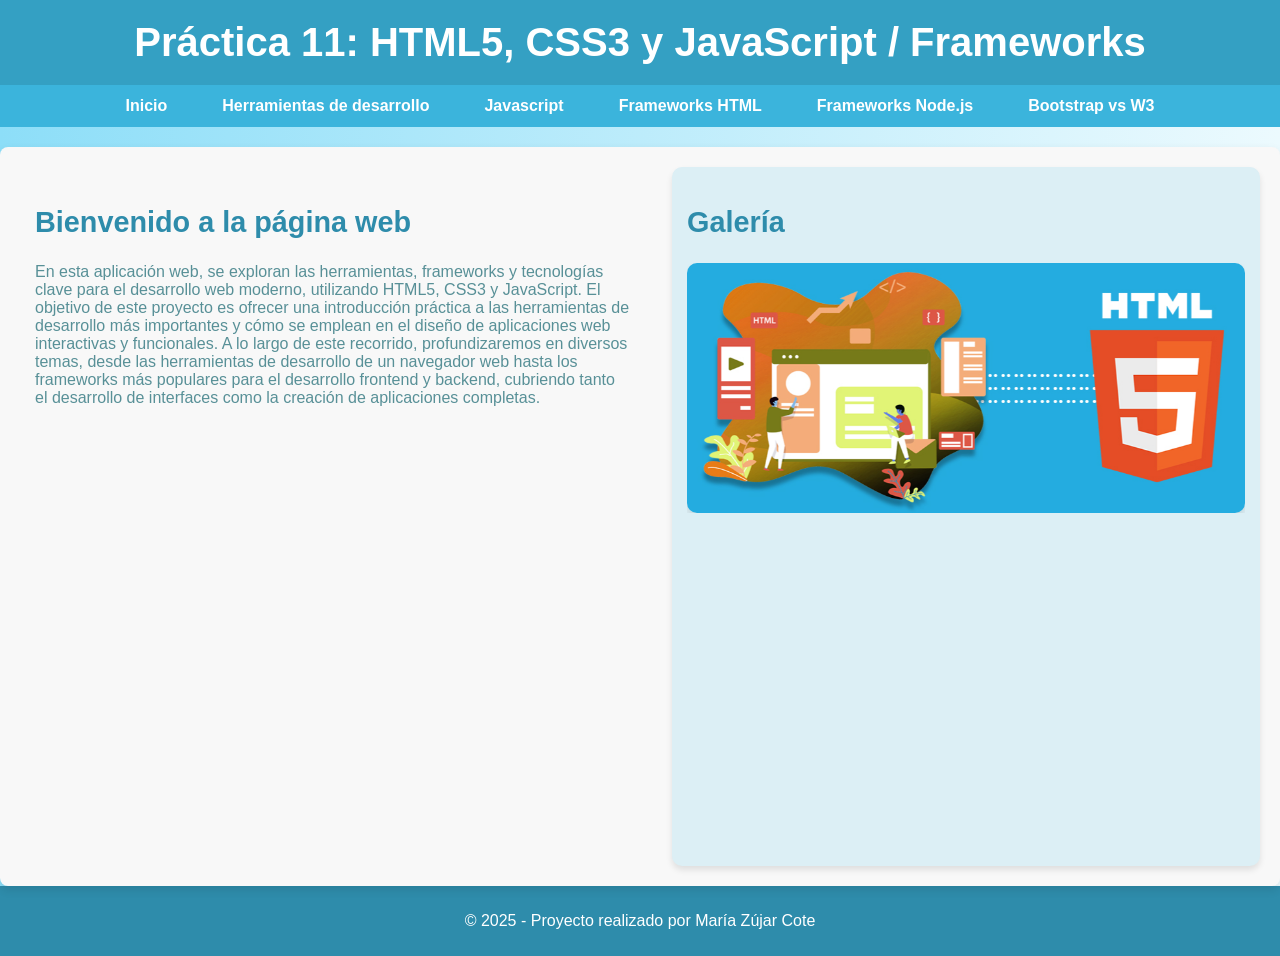
<file: practica11/index.html>
<!DOCTYPE html>
<html lang="es">
    <head>
        <meta charset="UTF-8">
        <meta name="viewport" content="width=device-width, initial-scale=1.0">
        <title>Práctica 11</title>
        <link rel="stylesheet" href="css/styles.css">
        <link rel="icon" href="images/icono.ico" type="image/png">
    </head>
    <body>
        <header>
            <h1>Práctica 11: HTML5, CSS3 y JavaScript / Frameworks</h1>
        </header>
        <nav>
            <ul>
                <li><a href="index.html">Inicio</a></li>
                <li><a href="#" onclick="cargarPagina('herramientas.html#desarrollo-navegador')">Herramientas de desarrollo</a></li>
                <li><a href="#" onclick="cargarPagina('javascript.html#javascript')">Javascript</a></li>
                <li><a href="#">Frameworks HTML</a>
                    <ul>
                        <li><a href="bootstrap.html#bootstrap" target="_blank">Bootstrap</a></li>
                        <li><a href="tailwind.html#tailwind" target="_blank">Tailwind CSS</a></li>
                        <li><a href="jquery.html#jquery-ui" target="_blank">jQuery UI</a></li>
                        <li><a href="materialize.html#materialize" target="_blank">Materialize</a></li>
                    </ul>
                </li>

                <li><a href="framework.html" target="blank">Frameworks Node.js</a>

                </li>
                <li><a href="#" onclick="cargarPagina('comparar.html')">Bootstrap vs W3</a></li>
            </ul>
        </nav>

        <!-- Sección donde se cargará el contenido dinámico -->
        <section id="contenido" class="contenido-container">
            <!-- Columna izquierda con la introducción -->
            <div class="intro">
                <h2>Bienvenido a la página web</h2>
                <p>En esta aplicación web, se exploran las herramientas, frameworks y tecnologías clave para el desarrollo web moderno, utilizando HTML5, CSS3 y JavaScript. El objetivo de este proyecto es ofrecer una introducción práctica a las herramientas de desarrollo más importantes y cómo se emplean en el diseño de aplicaciones web interactivas y funcionales. A lo largo de este recorrido, profundizaremos en diversos temas, desde las herramientas de desarrollo de un navegador web hasta los frameworks más populares para el desarrollo frontend y backend, cubriendo tanto el desarrollo de interfaces como la creación de aplicaciones completas.</p>
                <iframe width="350" height="210" src="https://www.youtube.com/embed/9rnFV3vlJ3M?si=sKigGVoopXg2FosE" title="YouTube video player" frameborder="0" allow="accelerometer; autoplay; clipboard-write; encrypted-media; gyroscope; picture-in-picture; web-share" referrerpolicy="strict-origin-when-cross-origin" allowfullscreen></iframe>
                <iframe width="350" height="210" src="https://www.youtube.com/embed/uvXWHIpDoFk?si=lrkmw0RXpXAI0_SO" title="YouTube video player" frameborder="0" allow="accelerometer; autoplay; clipboard-write; encrypted-media; gyroscope; picture-in-picture; web-share" referrerpolicy="strict-origin-when-cross-origin" allowfullscreen></iframe>
            </div>

            <!-- Columna derecha con la galería de imágenes -->
            <div class="gallery">
                <h2>Galería</h2>
                <div class="gallery-images">
                    <div class="image-slide" id="slide1">
                        <img src="images/img1.png" alt="Imagen 1">
                    </div>
                    <div class="image-slide" id="slide2">
                        <img src="images/img2.png" alt="Imagen 2">
                    </div>
                    <div class="image-slide" id="slide3">
                        <img src="images/img3.png" alt="Imagen 3">
                    </div>
                </div>
            </div>
        </section>

        <!-- Footer -->
        <footer>
            <p>© 2025 - Proyecto realizado por María Zújar Cote</p>
        </footer>

        <script src="js/script.js"></script>
    </body>
</html>
</file>
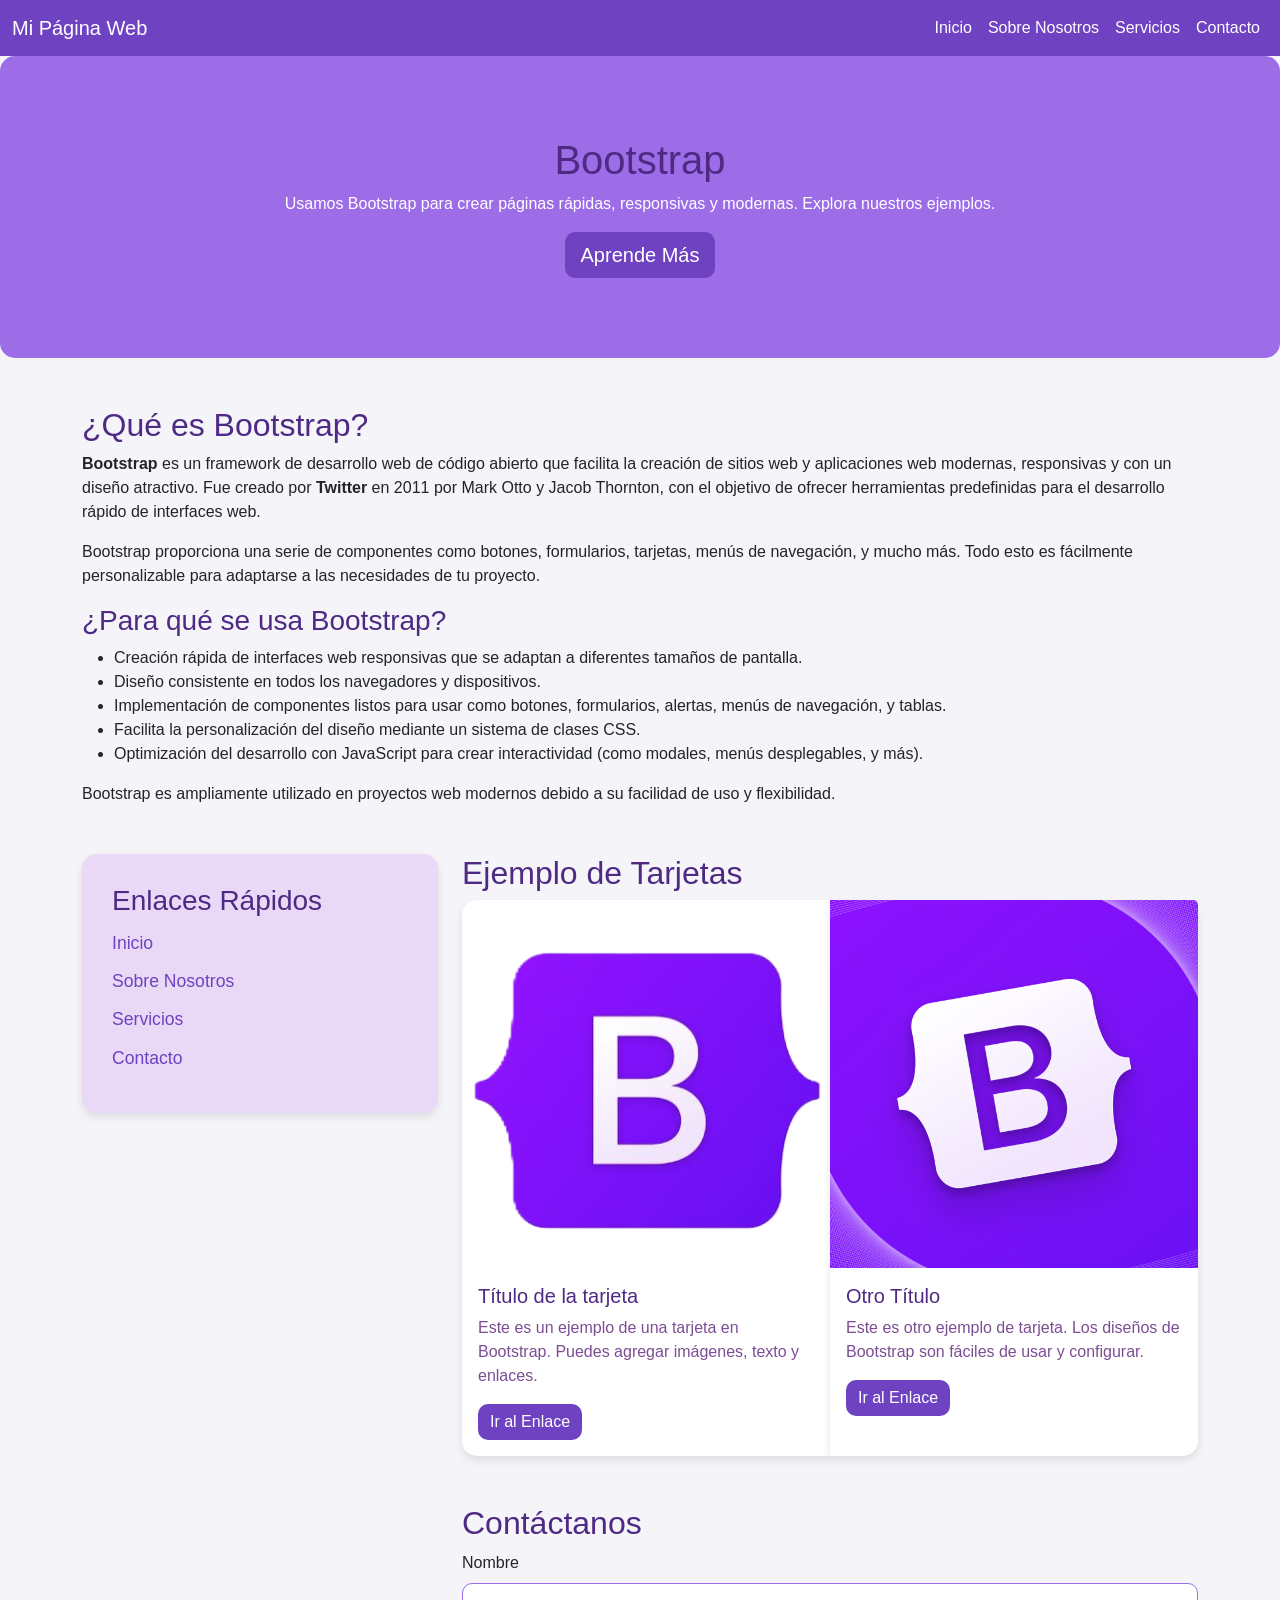
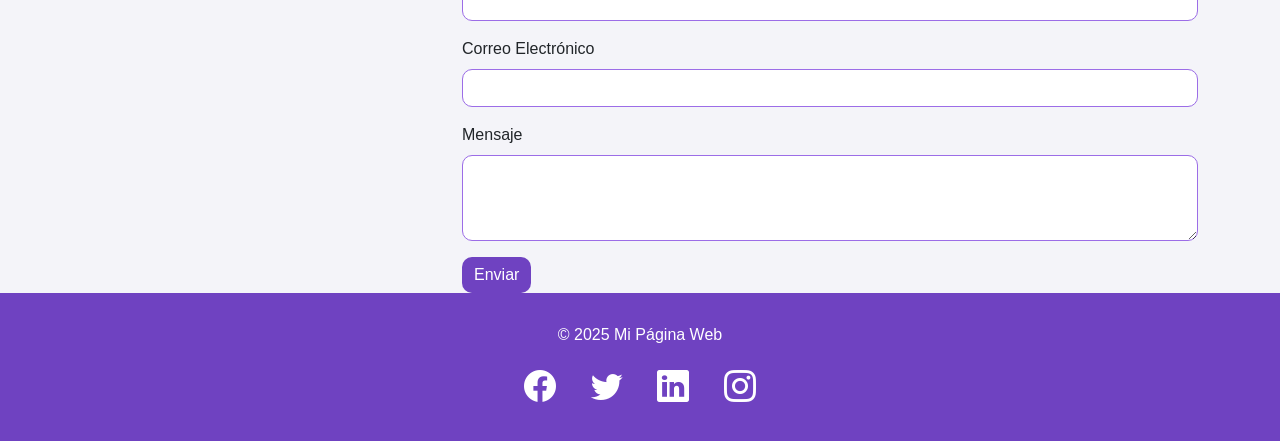
<file: practica11/bootstrap.html>
<!DOCTYPE html>
<html lang="es">

<head>
    <meta charset="UTF-8">
    <meta name="viewport" content="width=device-width, initial-scale=1.0">
    <title>Bootstrap</title>
    <!-- Enlazando con Bootstrap CSS -->
    <link href="https://cdn.jsdelivr.net/npm/bootstrap@5.3.0-alpha1/dist/css/bootstrap.min.css" rel="stylesheet">
    <link rel="shortcut icon" href="https://via.placeholder.com/32" type="image/ico">
    <!-- Iconos de Bootstrap -->
    <link href="https://cdn.jsdelivr.net/npm/bootstrap-icons/font/bootstrap-icons.css" rel="stylesheet">
    <link rel="icon" href="images/bootstrap_icon.png" type="image/png">
    <style>
        body {
            background-color: #f4f4f9;
            font-family: 'Arial', sans-serif;
        }

        .navbar {
            background-color: #6f42c1; /* Morado Bootstrap */
        }

        .navbar-brand, .nav-link {
            color: #fff !important;
        }

        .navbar-nav .nav-item:hover .nav-link {
            color: #f4f4f9 !important;
        }

        h1, h2, h3 {
            color: #4e2a84; /* Morado oscuro */
        }

        .hero-section {
            background-color: #9c6de7;
            color: white;
            padding: 80px 0;
            text-align: center;
            border-radius: 15px;
        }

        .card {
            border-radius: 15px;
            box-shadow: 0 4px 8px rgba(0, 0, 0, 0.1);
            border: none;
        }

        .card:hover {
            transform: scale(1.05);
            transition: transform 0.3s ease-in-out;
        }

        .btn-primary {
            background-color: #6f42c1;
            border: none;
            border-radius: 10px;
        }

        .btn-primary:hover {
            background-color: #5a2d9f;
        }

        .footer {
            background-color: #6f42c1;
            color: white;
            padding: 30px 0;
            text-align: center;
        }

        .social-icons a {
            color: white;
            margin: 0 15px;
            font-size: 2rem;
            transition: transform 0.3s ease;
        }

        .social-icons a:hover {
            transform: scale(1.2);
        }

        .sidebar {
            background-color: #e9d9f7;
            padding: 30px;
            border-radius: 15px;
            box-shadow: 0 4px 8px rgba(0, 0, 0, 0.1);
        }

        .sidebar a {
            text-decoration: none;
            color: #6f42c1;
            display: block;
            margin: 12px 0;
            font-size: 1.1rem;
        }

        .sidebar a:hover {
            color: #5a2d9f;
        }

        .contact-form input,
        .contact-form textarea {
            border-radius: 10px;
            border: 1px solid #9c6de7;
        }

        .contact-form button {
            background-color: #6f42c1;
            border: none;
            border-radius: 10px;
            color: white;
        }

        .contact-form button:hover {
            background-color: #5a2d9f;
        }

        .card-title {
            color: #4e2a84;
        }

        .card-text {
            color: #7c4d94;
        }
    </style>
</head>

<body>

    <!-- Barra de navegación -->
    <nav class="navbar navbar-expand-lg navbar-dark">
        <div class="container-fluid">
            <a class="navbar-brand" href="#">Mi Página Web</a>
            <button class="navbar-toggler" type="button" data-bs-toggle="collapse" data-bs-target="#navbarNav"
                aria-controls="navbarNav" aria-expanded="false" aria-label="Toggle navigation">
                <span class="navbar-toggler-icon"></span>
            </button>
            <div class="collapse navbar-collapse" id="navbarNav">
                <ul class="navbar-nav ms-auto">
                    <li class="nav-item">
                        <a class="nav-link active" href="#home">Inicio</a>
                    </li>
                    <li class="nav-item">
                        <a class="nav-link" href="#about-us" id="about-link">Sobre Nosotros</a>
                    </li>
                    <li class="nav-item">
                        <a class="nav-link" href="#services">Servicios</a>
                    </li>
                    <li class="nav-item">
                        <a class="nav-link" href="#contact">Contacto</a>
                    </li>
                </ul>
            </div>
        </div>
    </nav>

    <!-- Hero Section -->
    <section id="home" class="hero-section">
        <div class="container">
            <h1>Bootstrap</h1>
            <p>Usamos Bootstrap para crear páginas rápidas, responsivas y modernas. Explora nuestros ejemplos.</p>
            <a href="#about-us" class="btn btn-primary btn-lg">Aprende Más</a>
        </div>
    </section>

    <!-- Sección sobre Bootstrap -->
    <section id="about-us" class="container mt-5">
        <h2>¿Qué es Bootstrap?</h2>
        <p><strong>Bootstrap</strong> es un framework de desarrollo web de código abierto que facilita la creación de sitios web y aplicaciones web modernas, responsivas y con un diseño atractivo. Fue creado por <strong>Twitter</strong> en 2011 por Mark Otto y Jacob Thornton, con el objetivo de ofrecer herramientas predefinidas para el desarrollo rápido de interfaces web.</p>
        <p>Bootstrap proporciona una serie de componentes como botones, formularios, tarjetas, menús de navegación, y mucho más. Todo esto es fácilmente personalizable para adaptarse a las necesidades de tu proyecto.</p>
        <h3>¿Para qué se usa Bootstrap?</h3>
        <ul>
            <li>Creación rápida de interfaces web responsivas que se adaptan a diferentes tamaños de pantalla.</li>
            <li>Diseño consistente en todos los navegadores y dispositivos.</li>
            <li>Implementación de componentes listos para usar como botones, formularios, alertas, menús de navegación, y tablas.</li>
            <li>Facilita la personalización del diseño mediante un sistema de clases CSS.</li>
            <li>Optimización del desarrollo con JavaScript para crear interactividad (como modales, menús desplegables, y más).</li>
        </ul>
        <p>Bootstrap es ampliamente utilizado en proyectos web modernos debido a su facilidad de uso y flexibilidad.</p>
    </section>

    <!-- Sidebar -->
    <div class="container mt-5">
        <div class="row">
            <div class="col-md-4">
                <div class="sidebar">
                    <h3>Enlaces Rápidos</h3>
                    <a href="#home">Inicio</a>
                    <a href="#about-us" id="about-link">Sobre Nosotros</a>
                    <a href="#services">Servicios</a>
                    <a href="#contact">Contacto</a>
                </div>
            </div>

            <!-- Ejemplos -->
            <div class="col-md-8">
                <!-- Tarjetas -->
                <h2>Ejemplo de Tarjetas</h2>
                <div class="card-group">
                    <div class="card">
                        <img src="images/bootstrap_icon.png" class="card-img-top" alt="Imagen de ejemplo">
                        <div class="card-body">
                            <h5 class="card-title">Título de la tarjeta</h5>
                            <p class="card-text">Este es un ejemplo de una tarjeta en Bootstrap. Puedes agregar imágenes, texto y enlaces.</p>
                            <a href="#services" class="btn btn-primary">Ir al Enlace</a>
                        </div>
                    </div>
                    <div class="card">
                        <img src="images/bootstrap_icon1.png" class="card-img-top" alt="Imagen de ejemplo">
                        <div class="card-body">
                            <h5 class="card-title">Otro Título</h5>
                            <p class="card-text">Este es otro ejemplo de tarjeta. Los diseños de Bootstrap son fáciles de usar y configurar.</p>
                            <a href="#contact" class="btn btn-primary">Ir al Enlace</a>
                        </div>
                    </div>
                </div>

                <!-- Formulario de contacto -->
                <h2 id="contact" class="mt-5">Contáctanos</h2>
                <form class="contact-form">
                    <div class="mb-3">
                        <label for="name" class="form-label">Nombre</label>
                        <input type="text" class="form-control" id="name" required>
                    </div>
                    <div class="mb-3">
                        <label for="email" class="form-label">Correo Electrónico</label>
                        <input type="email" class="form-control" id="email" required>
                    </div>
                    <div class="mb-3">
                        <label for="message" class="form-label">Mensaje</label>
                        <textarea class="form-control" id="message" rows="3" required></textarea>
                    </div>
                    <button type="submit" class="btn btn-primary">Enviar</button>
                </form>
            </div>
        </div>
    </div>

    <!-- Footer -->
    <footer class="footer">
        <p>&copy; 2025 Mi Página Web</p>
        <div class="social-icons">
            <a href="https://www.facebook.com" target="_blank" class="bi bi-facebook" title="Facebook"></a>
            <a href="https://www.twitter.com" target="_blank" class="bi bi-twitter" title="Twitter"></a>
            <a href="https://www.linkedin.com" target="_blank" class="bi bi-linkedin" title="LinkedIn"></a>
            <a href="https://www.instagram.com" target="_blank" class="bi bi-instagram" title="Instagram"></a>
        </div>
    </footer>

    <!-- Enlazando con Bootstrap JS y Popper.js -->
    <script src="https://cdn.jsdelivr.net/npm/@popperjs/core@2.11.6/dist/umd/popper.min.js"></script>
    <script src="https://cdn.jsdelivr.net/npm/bootstrap@5.3.0-alpha1/dist/js/bootstrap.min.js"></script>

    <!-- Script para el Alert -->
    <script>
        document.getElementById('about-link').addEventListener('click', function (e) {
            e.preventDefault();  // Evita que se desplace hacia la sección 'Sobre Nosotros'

            // Mostrar alerta de Bootstrap
            alert('Bootstrap es un framework de código abierto para diseñar interfaces web responsivas. Proporciona componentes predefinidos como botones, formularios, y navegación.');
        });
    </script>

</body>

</html>
</file>
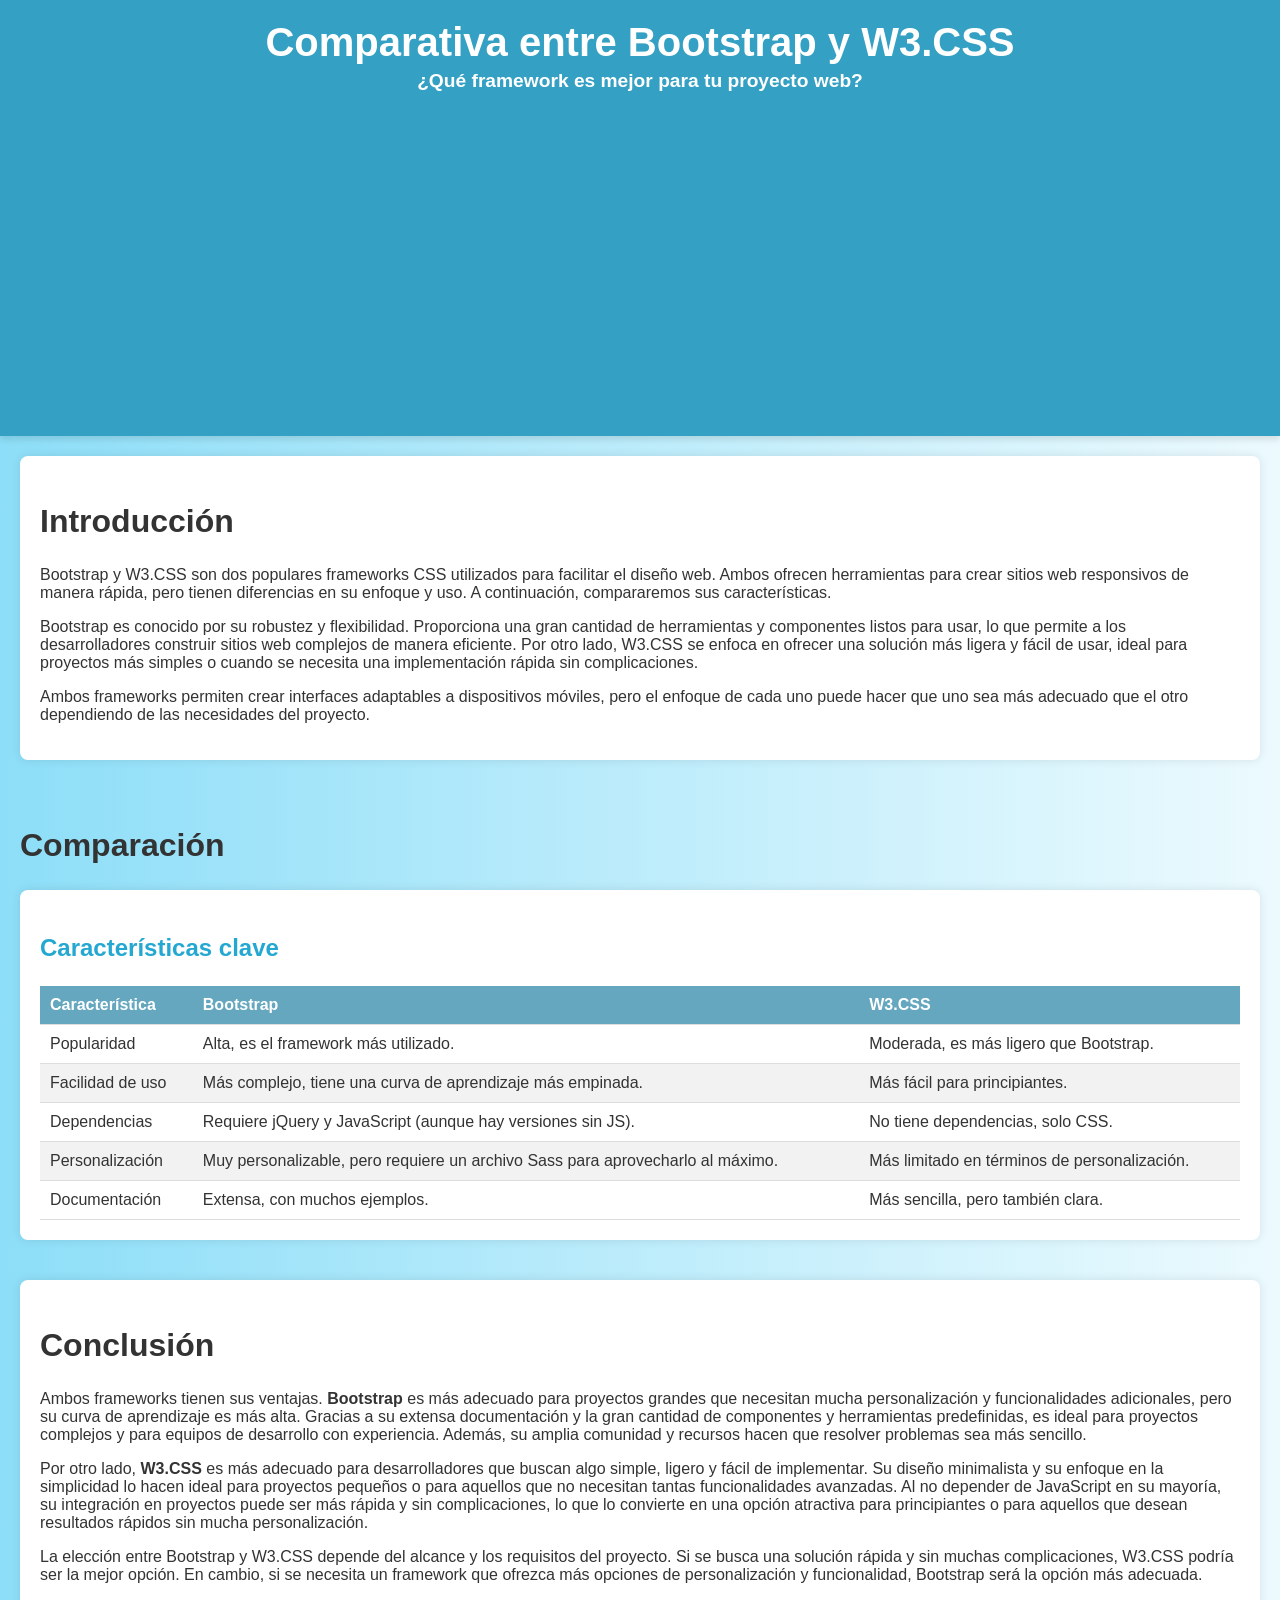
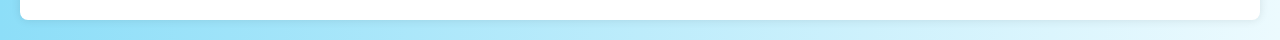
<file: practica11/comparar.html>
<!DOCTYPE html>
<html lang="es">
    <head>
        <meta charset="UTF-8">
        <meta name="viewport" content="width=device-width, initial-scale=1.0">
        <title>Comparativa: Bootstrap vs W3.CSS</title>
        <link rel="stylesheet" href="css/styles.css">
    </head>
    <body>

        <header>
            <h1>Comparativa entre Bootstrap y W3.CSS</h1>
            <p>¿Qué framework es mejor para tu proyecto web?</p>
            <p></p>

            <iframe width="320" height="315" src="https://www.youtube.com/embed/XXllX0A_9KQ?si=t18hQmlHFdpzYV5W" title="YouTube video player" frameborder="0" allow="accelerometer; autoplay; clipboard-write; encrypted-media; gyroscope; picture-in-picture; web-share" referrerpolicy="strict-origin-when-cross-origin" allowfullscreen></iframe>
            <iframe width="320" height="315" src="https://www.youtube.com/embed/5YtQk3tRem0?si=ZIESiHfK_S_TMNJP" title="YouTube video player" frameborder="0" allow="accelerometer; autoplay; clipboard-write; encrypted-media; gyroscope; picture-in-picture; web-share" referrerpolicy="strict-origin-when-cross-origin" allowfullscreen></iframe>
        </header>

        <section id="introduccion">
            <h2>Introducción</h2>
            <p>Bootstrap y W3.CSS son dos populares frameworks CSS utilizados para facilitar el diseño web. Ambos ofrecen herramientas para crear sitios web responsivos de manera rápida, pero tienen diferencias en su enfoque y uso. A continuación, compararemos sus características.</p>

            <p>Bootstrap es conocido por su robustez y flexibilidad. Proporciona una gran cantidad de herramientas y componentes listos para usar, lo que permite a los desarrolladores construir sitios web complejos de manera eficiente. Por otro lado, W3.CSS se enfoca en ofrecer una solución más ligera y fácil de usar, ideal para proyectos más simples o cuando se necesita una implementación rápida sin complicaciones.</p>

            <p>Ambos frameworks permiten crear interfaces adaptables a dispositivos móviles, pero el enfoque de cada uno puede hacer que uno sea más adecuado que el otro dependiendo de las necesidades del proyecto.</p>
        </section>

        <section id="comparacion">
            <h2>Comparación</h2>

            <div class="table-container">
                <h3>Características clave</h3>
                <table>
                    <thead>
                        <tr>
                            <th>Característica</th>
                            <th>Bootstrap</th>
                            <th>W3.CSS</th>
                        </tr>
                    </thead>
                    <tbody>
                        <tr>
                            <td>Popularidad</td>
                            <td>Alta, es el framework más utilizado.</td>
                            <td>Moderada, es más ligero que Bootstrap.</td>
                        </tr>
                        <tr>
                            <td>Facilidad de uso</td>
                            <td>Más complejo, tiene una curva de aprendizaje más empinada.</td>
                            <td>Más fácil para principiantes.</td>
                        </tr>
                        <tr>
                            <td>Dependencias</td>
                            <td>Requiere jQuery y JavaScript (aunque hay versiones sin JS).</td>
                            <td>No tiene dependencias, solo CSS.</td>
                        </tr>
                        <tr>
                            <td>Personalización</td>
                            <td>Muy personalizable, pero requiere un archivo Sass para aprovecharlo al máximo.</td>
                            <td>Más limitado en términos de personalización.</td>
                        </tr>
                        <tr>
                            <td>Documentación</td>
                            <td>Extensa, con muchos ejemplos.</td>
                            <td>Más sencilla, pero también clara.</td>
                        </tr>
                    </tbody>
                </table>
            </div>
        </section>

        <section id="conclusion">
            <h2>Conclusión</h2>
            <p>Ambos frameworks tienen sus ventajas. <strong>Bootstrap</strong> es más adecuado para proyectos grandes que necesitan mucha personalización y funcionalidades adicionales, pero su curva de aprendizaje es más alta. Gracias a su extensa documentación y la gran cantidad de componentes y herramientas predefinidas, es ideal para proyectos complejos y para equipos de desarrollo con experiencia. Además, su amplia comunidad y recursos hacen que resolver problemas sea más sencillo.</p>

            <p>Por otro lado, <strong>W3.CSS</strong> es más adecuado para desarrolladores que buscan algo simple, ligero y fácil de implementar. Su diseño minimalista y su enfoque en la simplicidad lo hacen ideal para proyectos pequeños o para aquellos que no necesitan tantas funcionalidades avanzadas. Al no depender de JavaScript en su mayoría, su integración en proyectos puede ser más rápida y sin complicaciones, lo que lo convierte en una opción atractiva para principiantes o para aquellos que desean resultados rápidos sin mucha personalización.</p>

            <p>La elección entre Bootstrap y W3.CSS depende del alcance y los requisitos del proyecto. Si se busca una solución rápida y sin muchas complicaciones, W3.CSS podría ser la mejor opción. En cambio, si se necesita un framework que ofrezca más opciones de personalización y funcionalidad, Bootstrap será la opción más adecuada.</p>
        </section>

    </body>
</html>
</file>
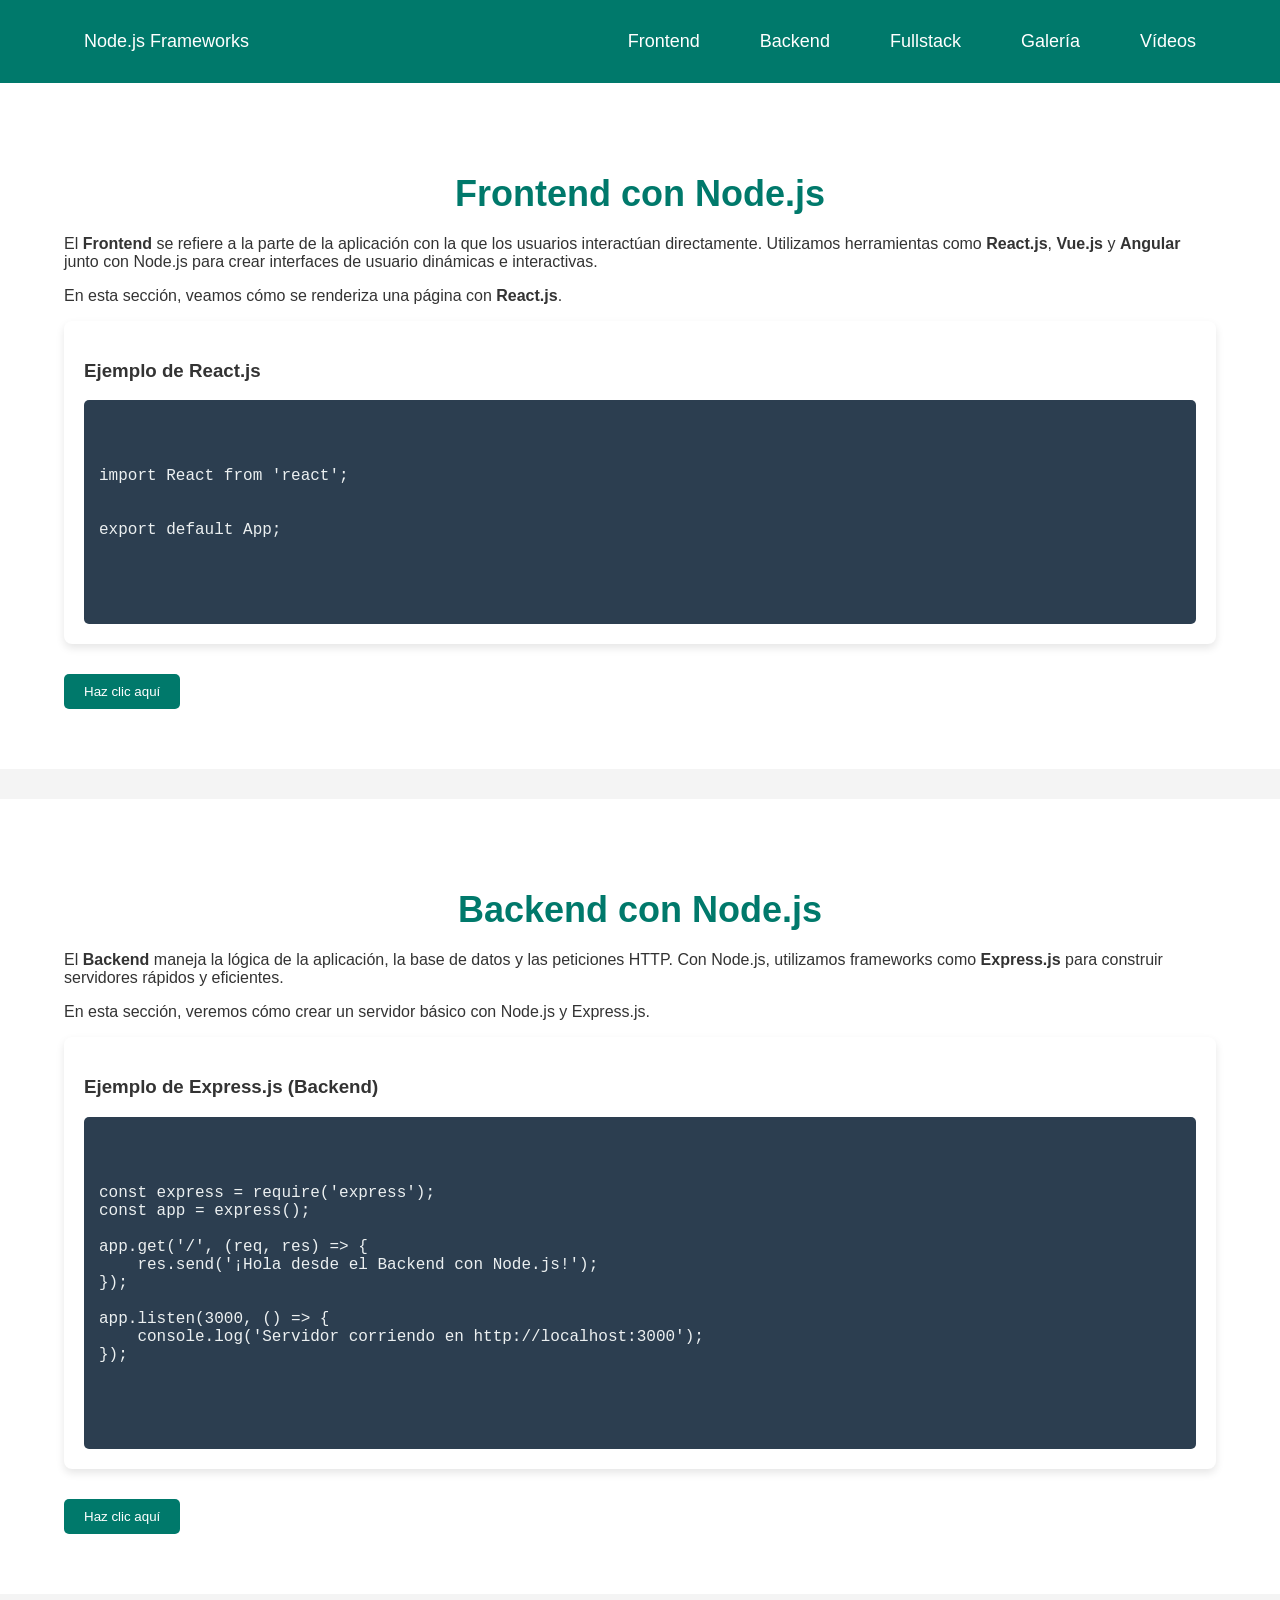
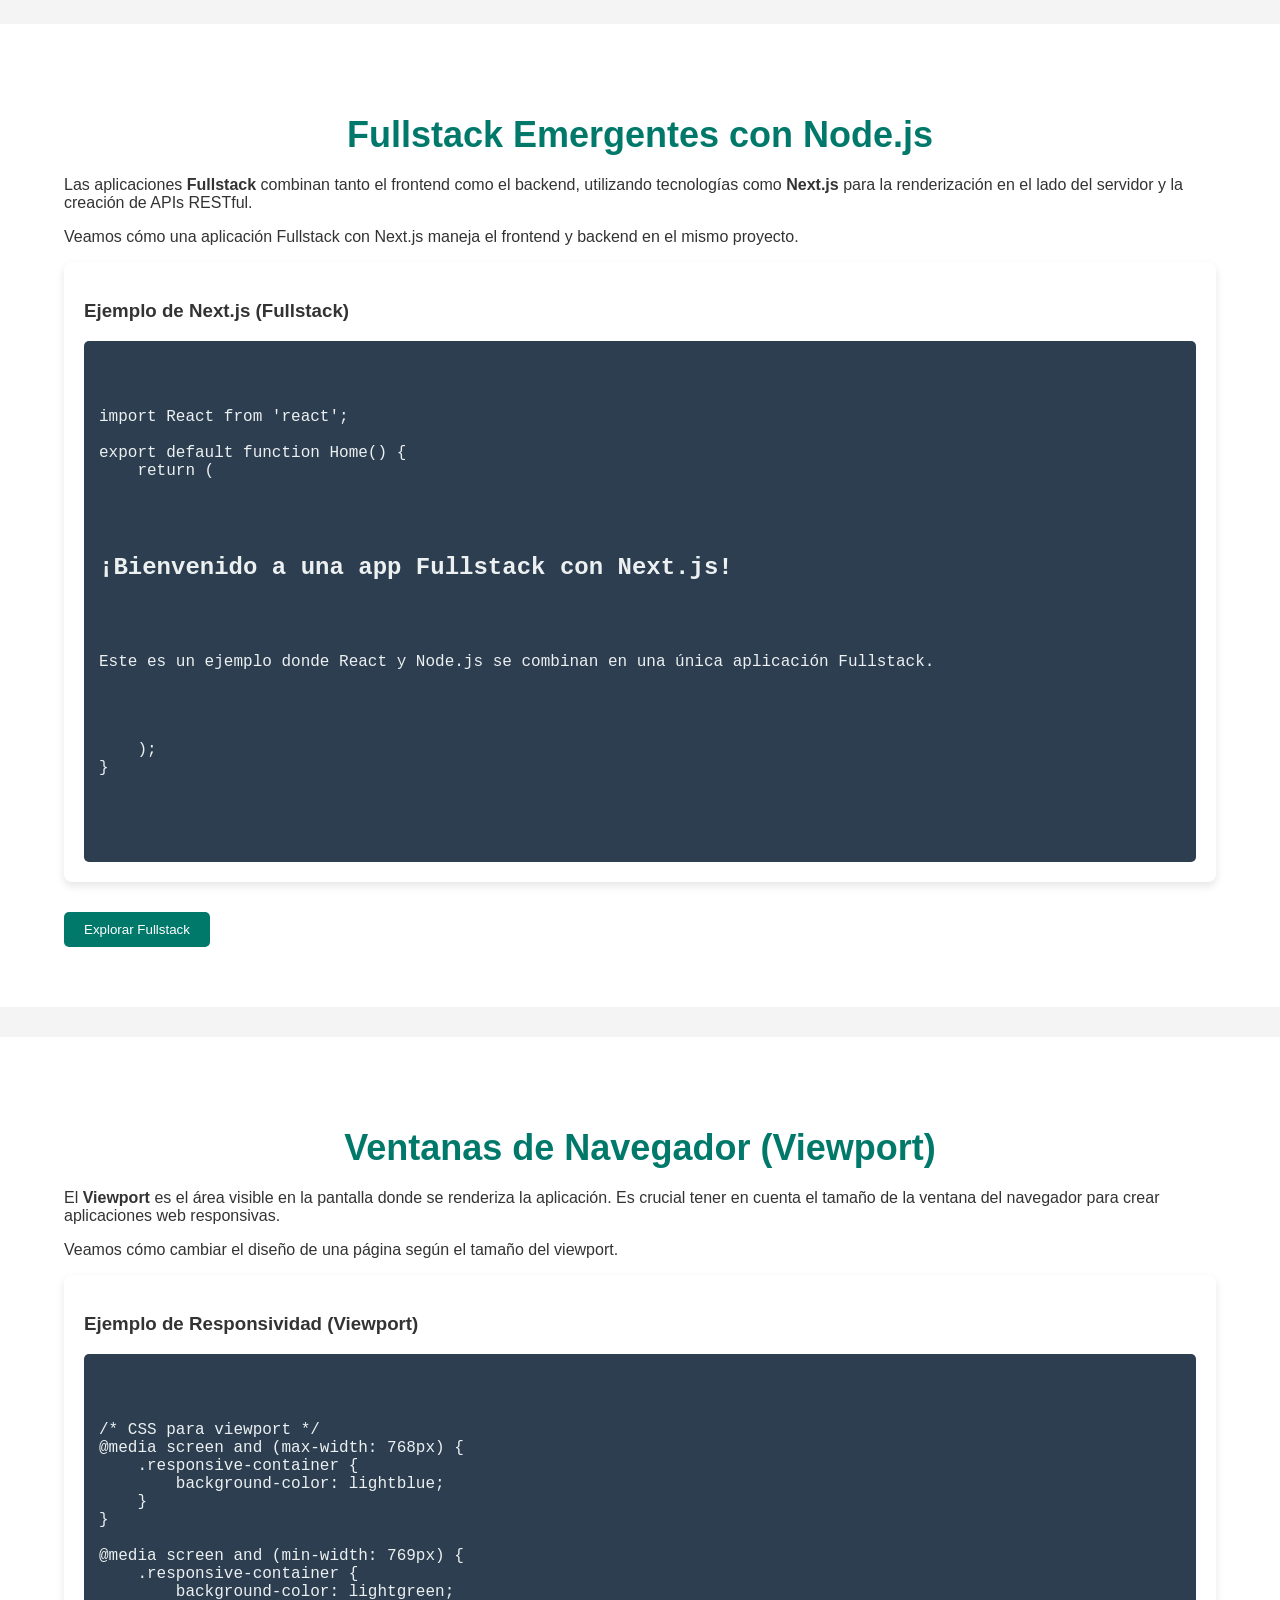
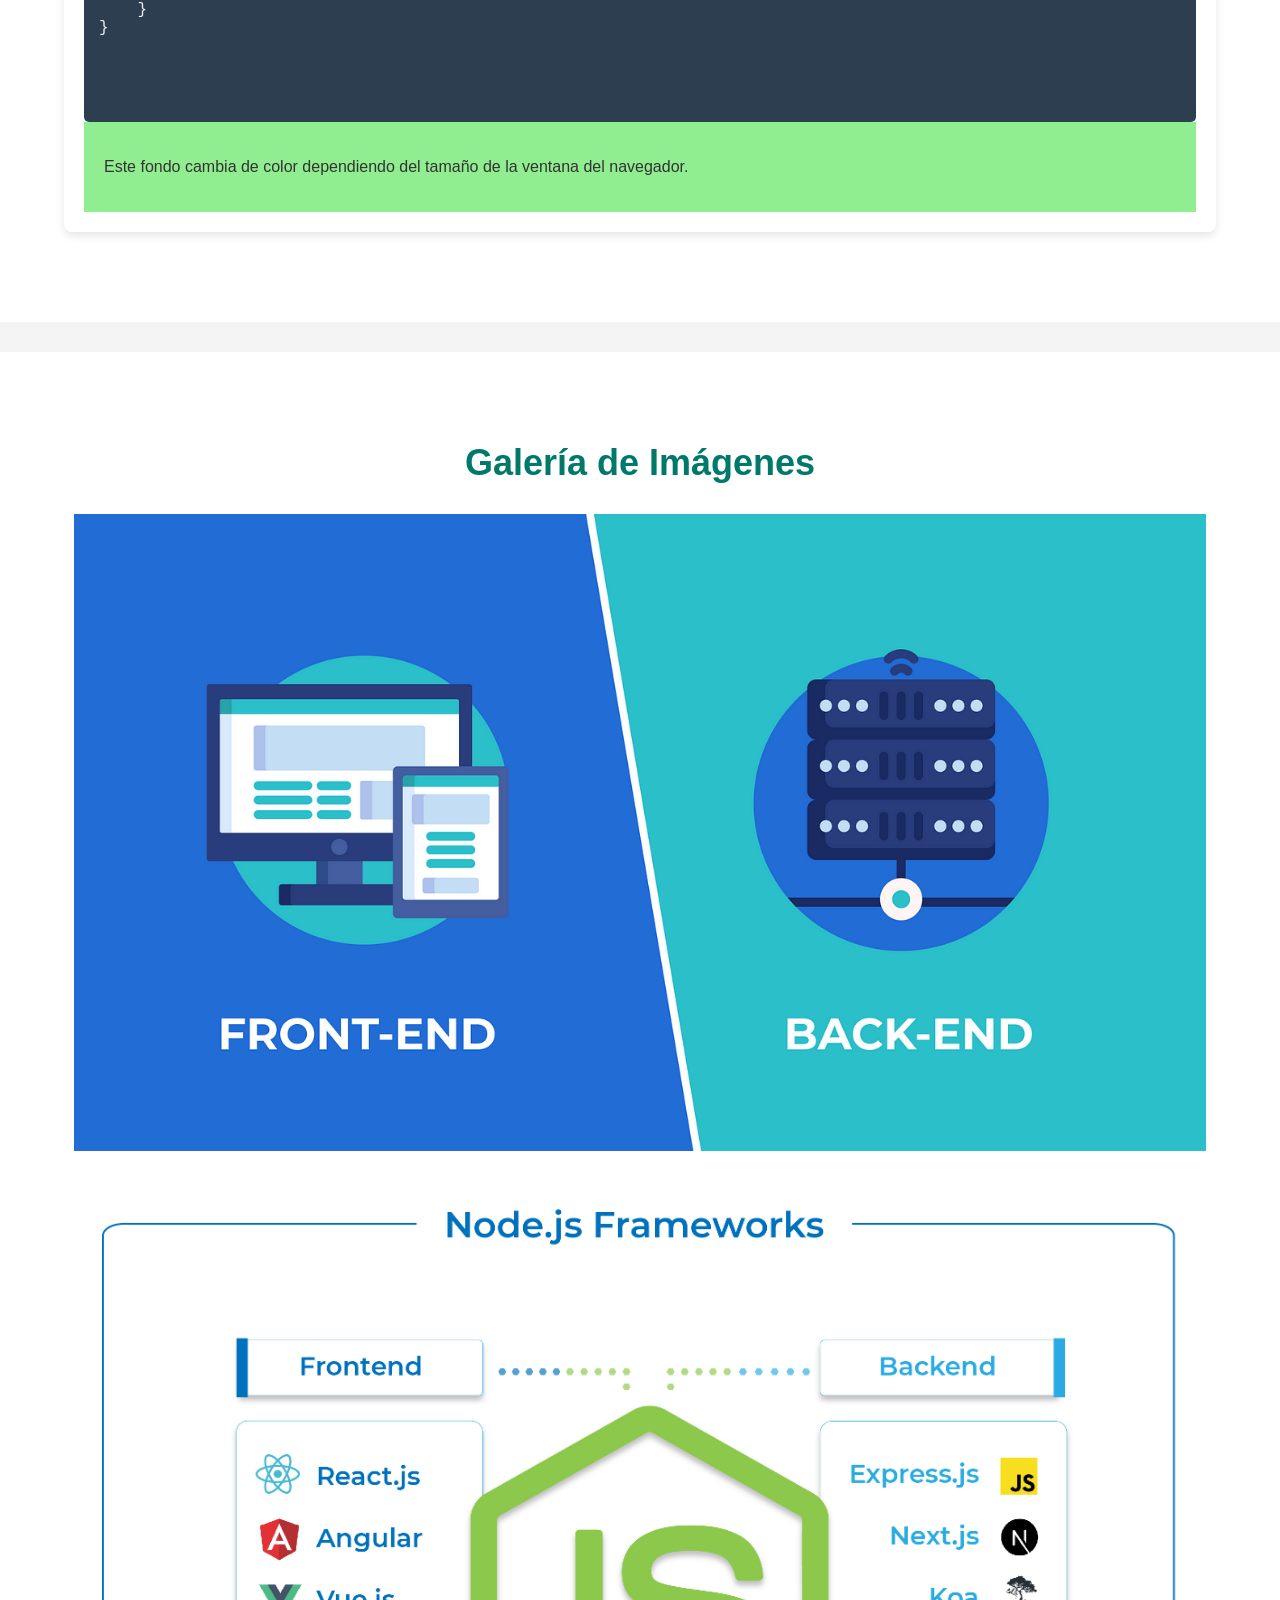
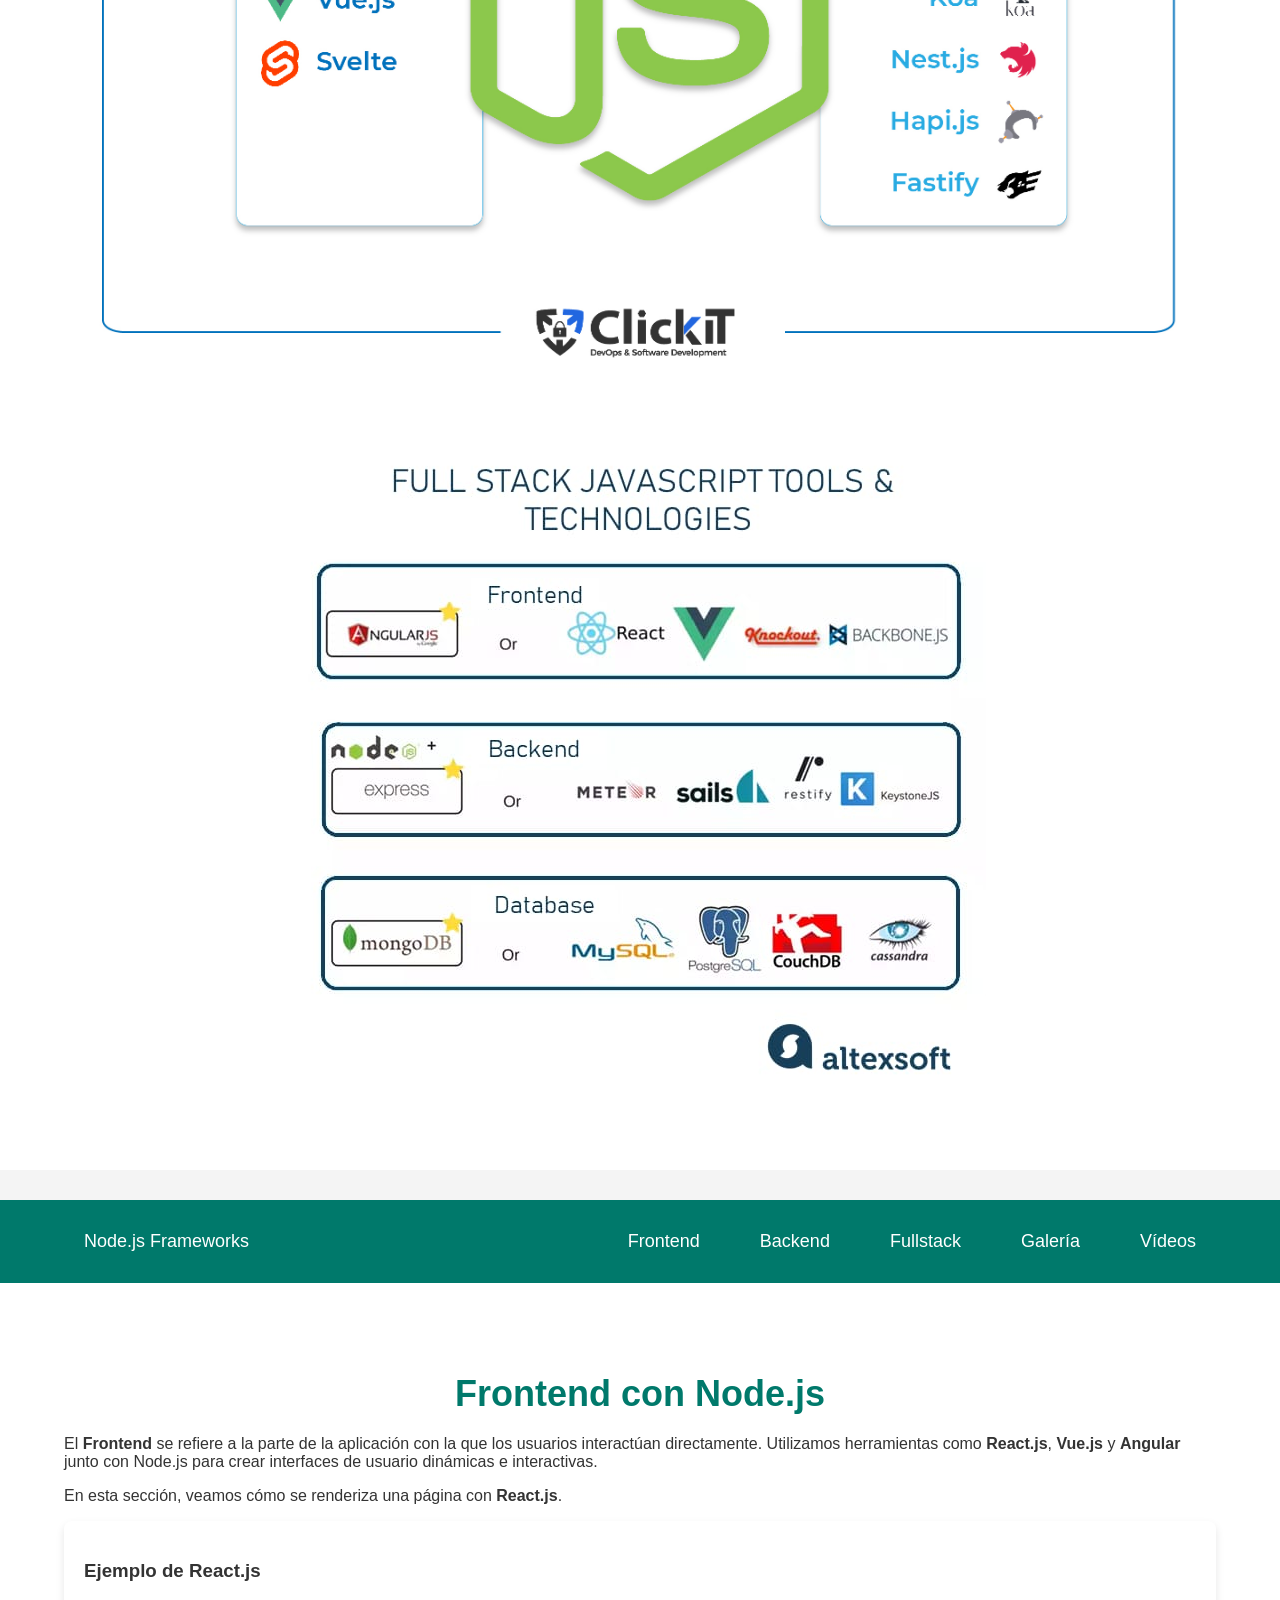
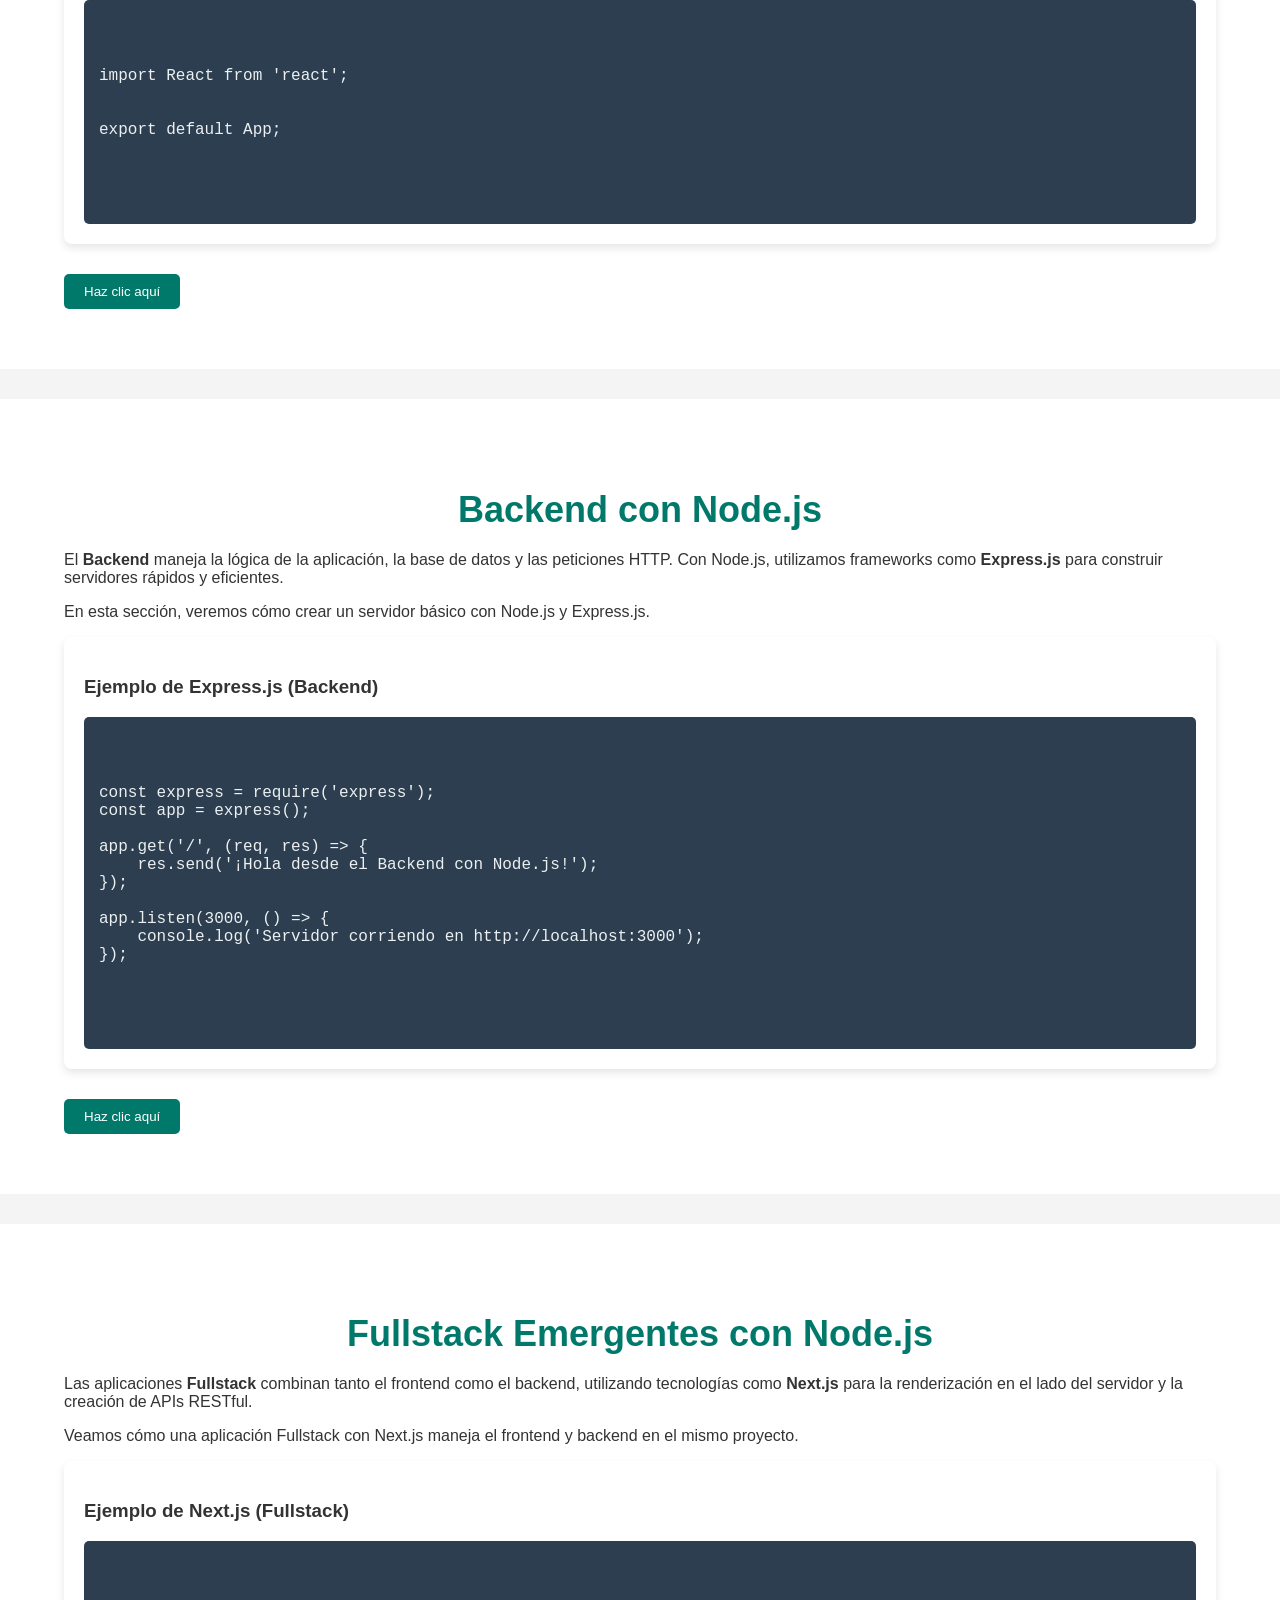
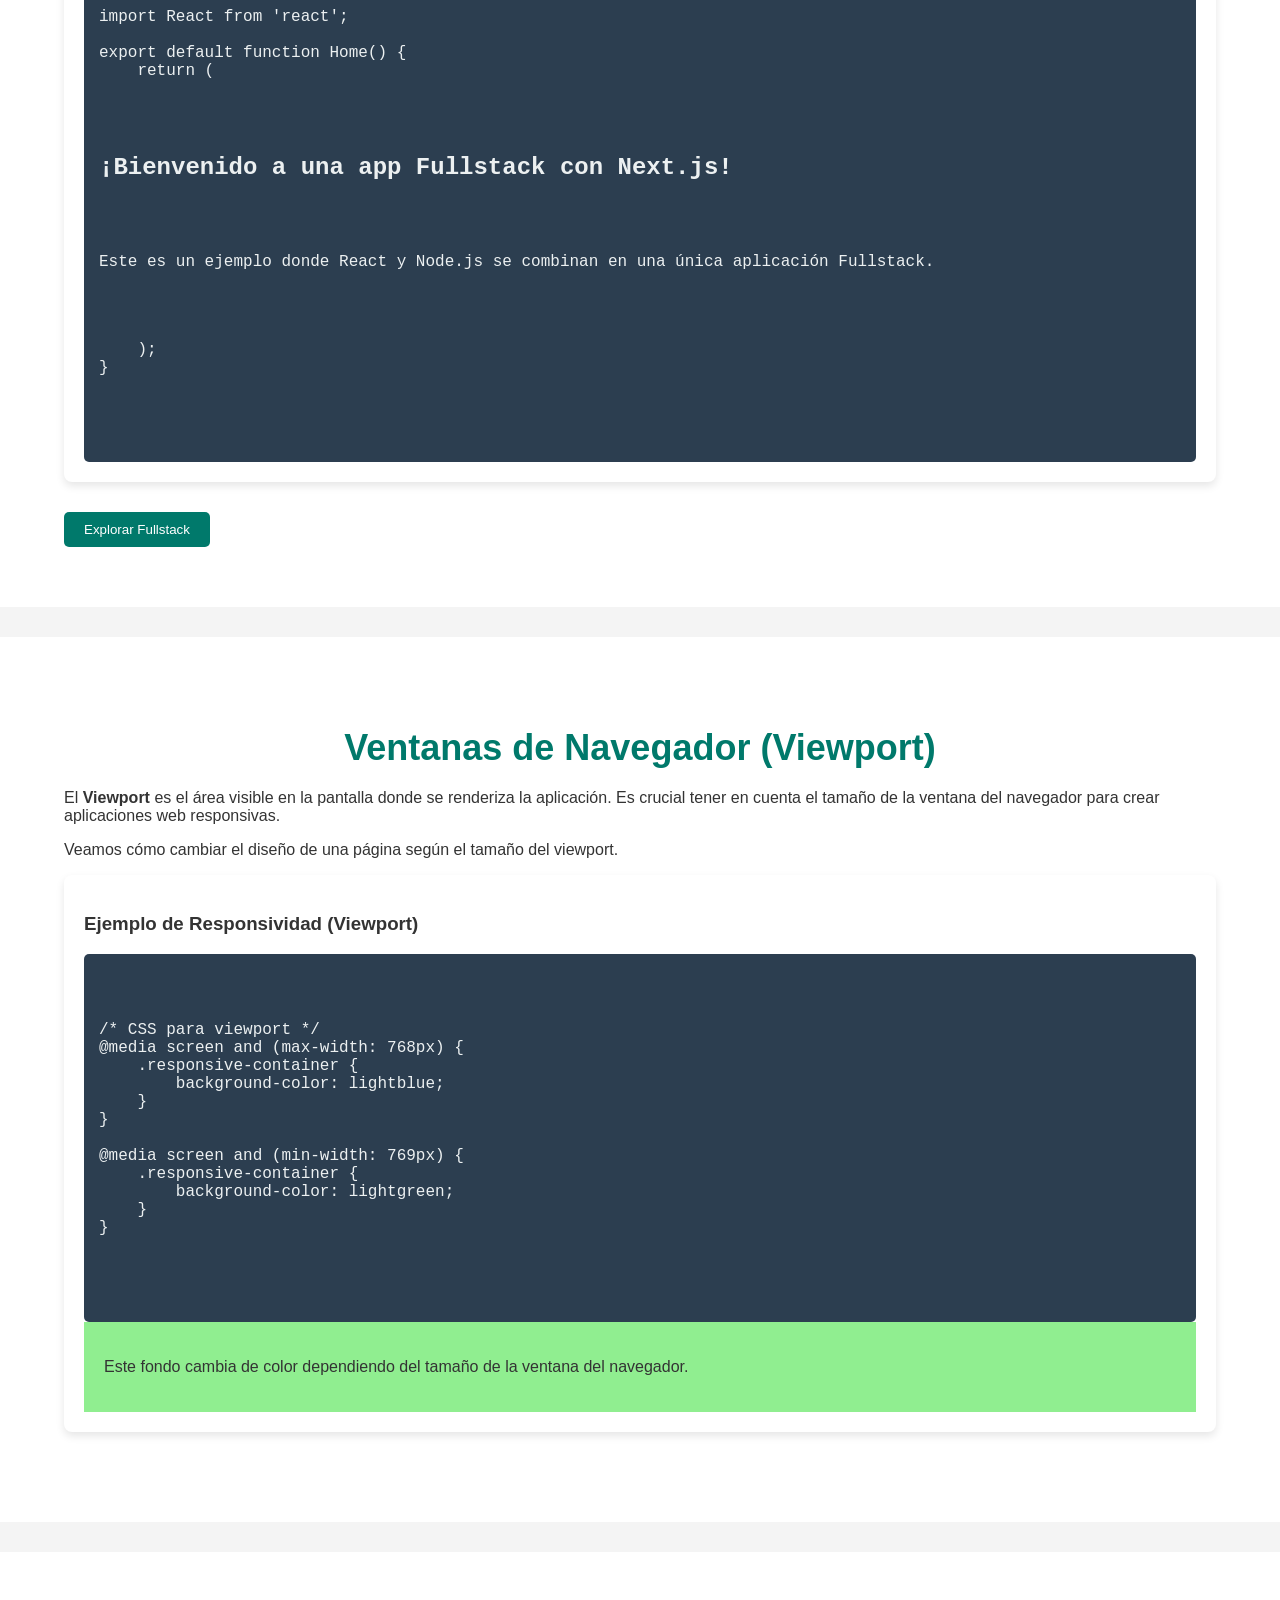
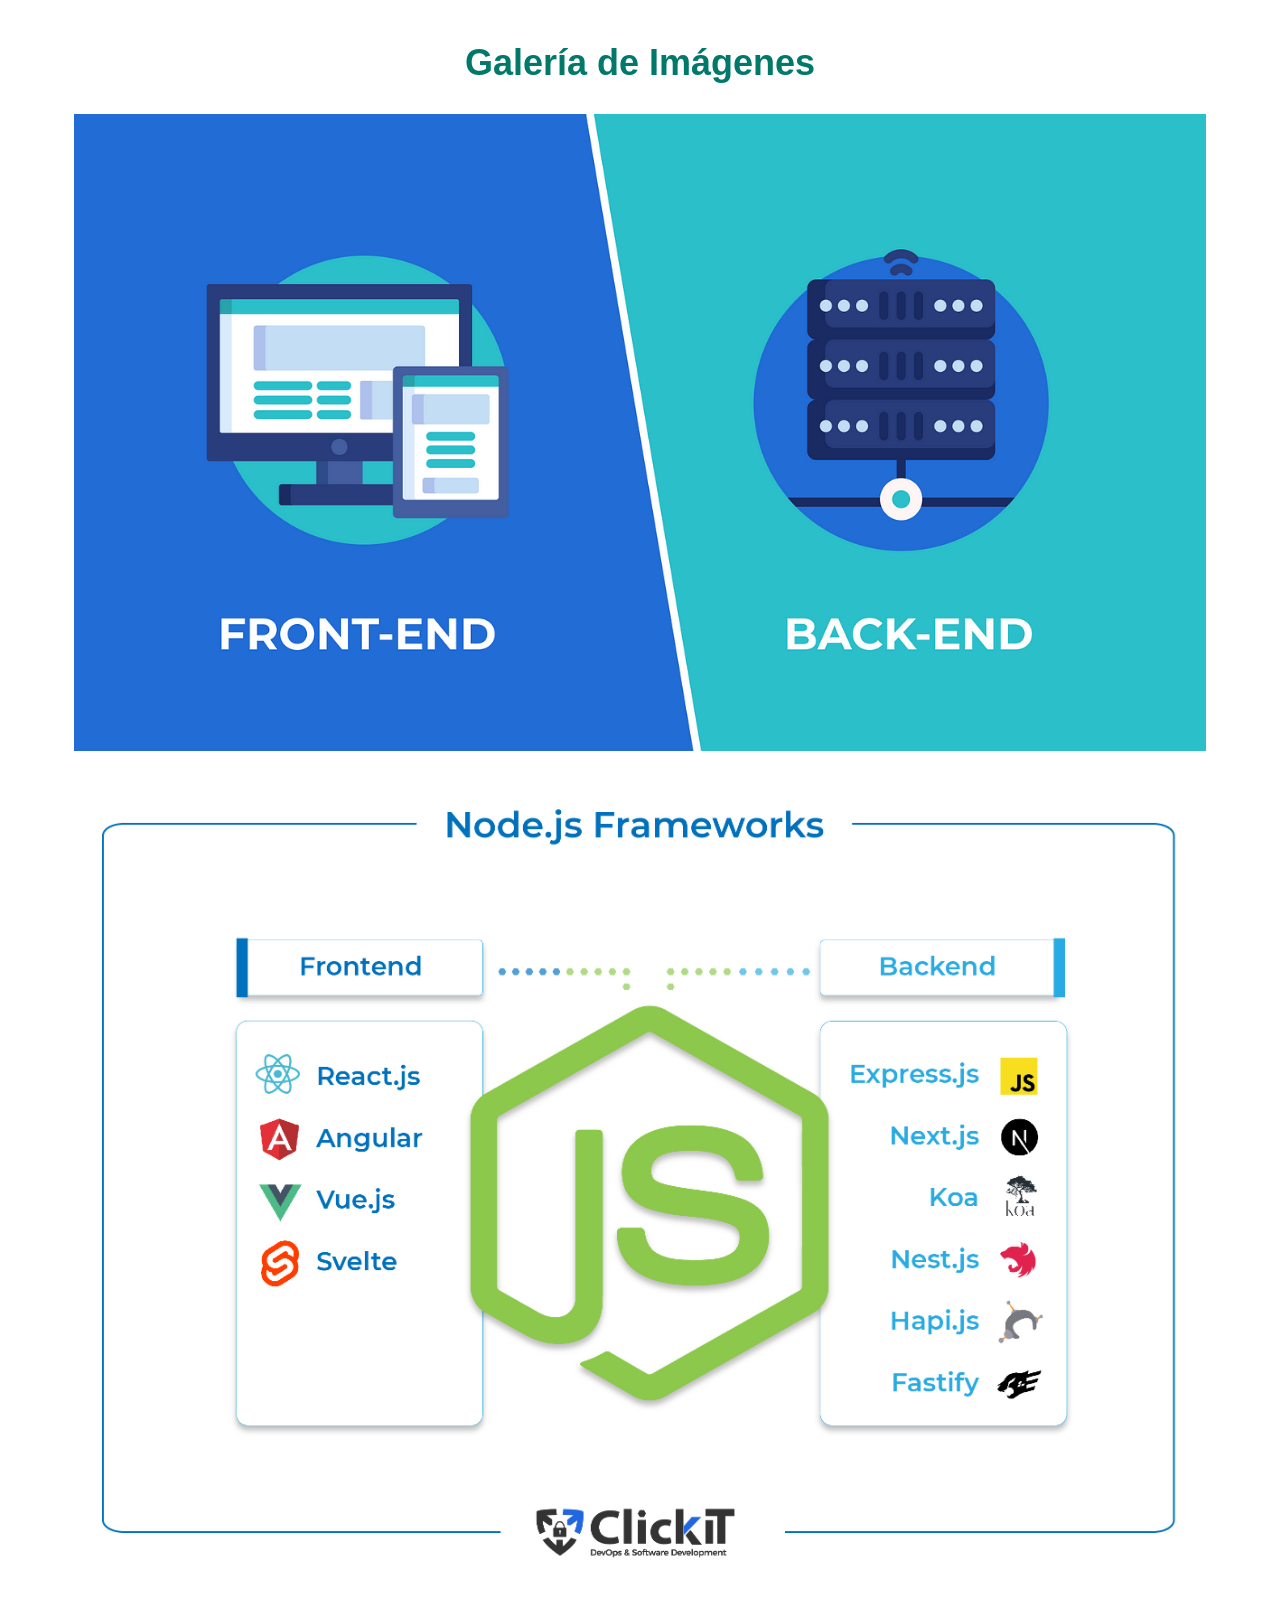
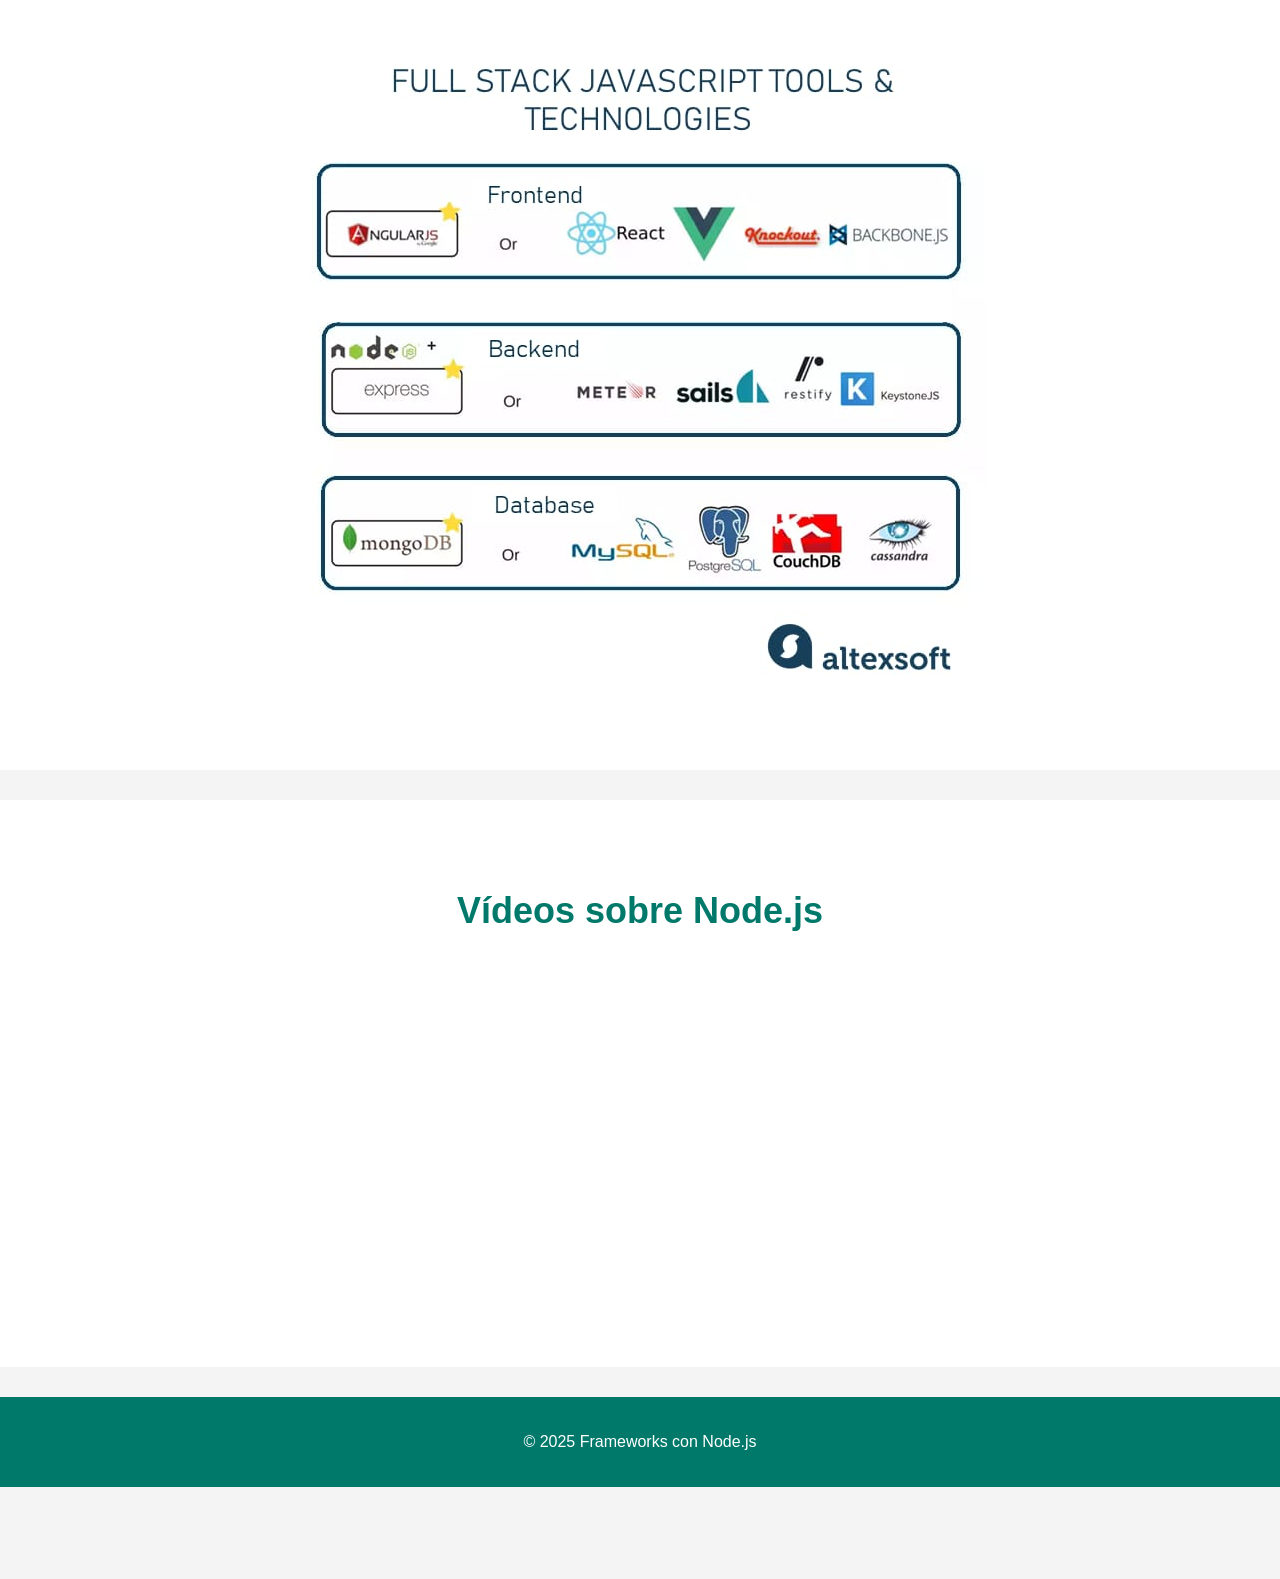
<file: practica11/framework.html>
<!DOCTYPE html>
<html lang="es">

    <head>
        <meta charset="UTF-8">
        <meta name="viewport" content="width=device-width, initial-scale=1.0">
        <title>Node.js Frameworks: Frontend, Backend y Fullstack</title>
        <link rel="stylesheet" href="css/stylesfm.css">
    </head>

    <body>
        <!-- Barra de navegación -->
        <nav class="navbar">
            <div class="container">
                <a href="#" class="brand-logo">Node.js Frameworks</a>
                <ul id="nav-mobile" class="right">
                    <li><a href="#frontend">Frontend</a></li>
                    <li><a href="#backend">Backend</a></li>
                    <li><a href="#fullstack">Fullstack</a></li>
                    <li><a href="#gallery">Galería</a></li>
                    <li><a href="#videos">Vídeos</a></li>
                </ul>
            </div>
        </nav>



        <!-- Sección Frontend -->
        <section id="frontend" class="section">
            <div class="container">
                <h2 class="section-title">Frontend con Node.js</h2>
                <p>El <strong>Frontend</strong> se refiere a la parte de la aplicación con la que los usuarios interactúan directamente. Utilizamos herramientas como <strong>React.js</strong>, <strong>Vue.js</strong> y <strong>Angular</strong> junto con Node.js para crear interfaces de usuario dinámicas e interactivas.</p>
                <p>En esta sección, veamos cómo se renderiza una página con <strong>React.js</strong>.</p>
                <div class="example-box">

                    <h3>Ejemplo de React.js</h3>

                    <div class="example-code">
                        <pre>
import React from 'react';


export default App;
                        </pre>
                    </div>
                </div>
                <button class="btn btn-primary" onclick="showMessage('¡Gracias por explorar el Frontend!')">Haz clic aquí</button>

            </div>
        </section>

        <!-- Sección Backend -->
        <section id="backend" class="section">
            <div class="container">
                <h2 class="section-title">Backend con Node.js</h2>
                <p>El <strong>Backend</strong> maneja la lógica de la aplicación, la base de datos y las peticiones HTTP. Con Node.js, utilizamos frameworks como <strong>Express.js</strong> para construir servidores rápidos y eficientes.</p>
                <p>En esta sección, veremos cómo crear un servidor básico con Node.js y Express.js.</p>
                <div class="example-box">
                    <h3>Ejemplo de Express.js (Backend)</h3>
                    <div class="example-code">
                        <pre>
const express = require('express');
const app = express();

app.get('/', (req, res) => {
    res.send('¡Hola desde el Backend con Node.js!');
});

app.listen(3000, () => {
    console.log('Servidor corriendo en http://localhost:3000');
});
                        </pre>
                    </div>
                </div>
                <button class="btn btn-secondary" onclick="showMessage('¡Gracias por explorar el Backend!')">Haz clic aquí</button>
            </div>
        </section>

        <!-- Sección Fullstack Emergentes -->
        <section id="fullstack" class="section">
            <div class="container">
                <h2 class="section-title">Fullstack Emergentes con Node.js</h2>
                <p>Las aplicaciones <strong>Fullstack</strong> combinan tanto el frontend como el backend, utilizando tecnologías como <strong>Next.js</strong> para la renderización en el lado del servidor y la creación de APIs RESTful.</p>
                <p>Veamos cómo una aplicación Fullstack con Next.js maneja el frontend y backend en el mismo proyecto.</p>
                <div class="example-box">
                    <h3>Ejemplo de Next.js (Fullstack)</h3>
                    <div class="example-code">
                        <pre>
import React from 'react';

export default function Home() {
    return (
        <div>
            <h1>¡Bienvenido a una app Fullstack con Next.js!</h1>
            <p>Este es un ejemplo donde React y Node.js se combinan en una única aplicación Fullstack.</p>
        </div>
    );
}
                        </pre>
                    </div>
                </div>
                <button class="btn btn-primary" onclick="showMessage('¡Gracias por explorar el Fullstack!')">Explorar Fullstack</button>
            </div>
        </section>

        <!-- Ventanas de navegador (Viewport) -->
        <section id="viewport" class="section">
            <div class="container">
                <h2 class="section-title">Ventanas de Navegador (Viewport)</h2>
                <p>El <strong>Viewport</strong> es el área visible en la pantalla donde se renderiza la aplicación. Es crucial tener en cuenta el tamaño de la ventana del navegador para crear aplicaciones web responsivas.</p>
                <p>Veamos cómo cambiar el diseño de una página según el tamaño del viewport.</p>
                <div class="example-box">
                    <h3>Ejemplo de Responsividad (Viewport)</h3>
                    <div class="example-code">
                        <pre>
/* CSS para viewport */
@media screen and (max-width: 768px) {
    .responsive-container {
        background-color: lightblue;
    }
}

@media screen and (min-width: 769px) {
    .responsive-container {
        background-color: lightgreen;
    }
}
                        </pre>
                    </div>
                    <div class="responsive-container">
                        <p>Este fondo cambia de color dependiendo del tamaño de la ventana del navegador.</p>
                    </div>
                </div>
            </div>
        </section>

        <!-- Galería -->
        <section id="gallery" class="section">
            <div class="container">
                <h2 class="section-title">Galería de Imágenes</h2>
                <div class="gallery-container">
                    <div class="gallery-item">
                        <img src="images/frontend.png" alt="Imagen 1" class="gallery-img" onclick="openModal(this)">
                        <div class="gallery-overlay"></div>
                    </div>
                    <div class="gallery-item">
                        <img src="images/nodejs.png" alt="Imagen 2" class="gallery-img" onclick="openModal(this)">
                        <div class="gallery-overlay"></div>
                    </div>
                    <div class="gallery-item">
                        <img src="images/fullstack.png" alt="Imagen 3" class="gallery-img" onclick="openModal(this)">
                        <div class="gallery-overlay"></div>
                    </div>
                </div>
            </div>
        </section>

        <!-- Modal para mostrar imagen en grande -->
        <div id="imageModal" class="modal">
            <span class="close" onclick="closeModal()">&times;</span>
            <img class="modal-content" id="img01">
            <div id="caption"></div>
        </div>

        <!DOCTYPE html>
    <html lang="es">

        <head>
            <meta charset="UTF-8">
            <meta name="viewport" content="width=device-width, initial-scale=1.0">
            <title>Node.js Frameworks: Frontend, Backend y Fullstack</title>
            <link rel="stylesheet" href="css/stylesfm.css">
        </head>

        <body>
            <!-- Barra de navegación -->
            <nav class="navbar">
                <div class="container">
                    <a href="#" class="brand-logo">Node.js Frameworks</a>
                    <ul id="nav-mobile" class="right">
                        <li><a href="#frontend">Frontend</a></li>
                        <li><a href="#backend">Backend</a></li>
                        <li><a href="#fullstack">Fullstack</a></li>
                        <li><a href="#gallery">Galería</a></li>
                        <li><a href="#videos">Vídeos</a></li>
                    </ul>
                </div>
            </nav>



            <!-- Sección Frontend -->
            <section id="frontend" class="section">
                <div class="container">
                    <h2 class="section-title">Frontend con Node.js</h2>
                    <p>El <strong>Frontend</strong> se refiere a la parte de la aplicación con la que los usuarios interactúan directamente. Utilizamos herramientas como <strong>React.js</strong>, <strong>Vue.js</strong> y <strong>Angular</strong> junto con Node.js para crear interfaces de usuario dinámicas e interactivas.</p>
                    <p>En esta sección, veamos cómo se renderiza una página con <strong>React.js</strong>.</p>
                    <div class="example-box">

                        <h3>Ejemplo de React.js</h3>

                        <div class="example-code">
                            <pre>
import React from 'react';


export default App;
                            </pre>
                        </div>
                    </div>
                    <button class="btn btn-primary" onclick="showMessage('¡Gracias por explorar el Frontend!')">Haz clic aquí</button>

                </div>
            </section>

            <!-- Sección Backend -->
            <section id="backend" class="section">
                <div class="container">
                    <h2 class="section-title">Backend con Node.js</h2>
                    <p>El <strong>Backend</strong> maneja la lógica de la aplicación, la base de datos y las peticiones HTTP. Con Node.js, utilizamos frameworks como <strong>Express.js</strong> para construir servidores rápidos y eficientes.</p>
                    <p>En esta sección, veremos cómo crear un servidor básico con Node.js y Express.js.</p>
                    <div class="example-box">
                        <h3>Ejemplo de Express.js (Backend)</h3>
                        <div class="example-code">
                            <pre>
const express = require('express');
const app = express();

app.get('/', (req, res) => {
    res.send('¡Hola desde el Backend con Node.js!');
});

app.listen(3000, () => {
    console.log('Servidor corriendo en http://localhost:3000');
});
                            </pre>
                        </div>
                    </div>
                    <button class="btn btn-secondary" onclick="showMessage('¡Gracias por explorar el Backend!')">Haz clic aquí</button>
                </div>
            </section>

            <!-- Sección Fullstack Emergentes -->
            <section id="fullstack" class="section">
                <div class="container">
                    <h2 class="section-title">Fullstack Emergentes con Node.js</h2>
                    <p>Las aplicaciones <strong>Fullstack</strong> combinan tanto el frontend como el backend, utilizando tecnologías como <strong>Next.js</strong> para la renderización en el lado del servidor y la creación de APIs RESTful.</p>
                    <p>Veamos cómo una aplicación Fullstack con Next.js maneja el frontend y backend en el mismo proyecto.</p>
                    <div class="example-box">
                        <h3>Ejemplo de Next.js (Fullstack)</h3>
                        <div class="example-code">
                            <pre>
import React from 'react';

export default function Home() {
    return (
        <div>
            <h1>¡Bienvenido a una app Fullstack con Next.js!</h1>
            <p>Este es un ejemplo donde React y Node.js se combinan en una única aplicación Fullstack.</p>
        </div>
    );
}
                            </pre>
                        </div>
                    </div>
                    <button class="btn btn-primary" onclick="showMessage('¡Gracias por explorar el Fullstack!')">Explorar Fullstack</button>
                </div>
            </section>

            <!-- Ventanas de navegador (Viewport) -->
            <section id="viewport" class="section">
                <div class="container">
                    <h2 class="section-title">Ventanas de Navegador (Viewport)</h2>
                    <p>El <strong>Viewport</strong> es el área visible en la pantalla donde se renderiza la aplicación. Es crucial tener en cuenta el tamaño de la ventana del navegador para crear aplicaciones web responsivas.</p>
                    <p>Veamos cómo cambiar el diseño de una página según el tamaño del viewport.</p>
                    <div class="example-box">
                        <h3>Ejemplo de Responsividad (Viewport)</h3>
                        <div class="example-code">
                            <pre>
/* CSS para viewport */
@media screen and (max-width: 768px) {
    .responsive-container {
        background-color: lightblue;
    }
}

@media screen and (min-width: 769px) {
    .responsive-container {
        background-color: lightgreen;
    }
}
                            </pre>
                        </div>
                        <div class="responsive-container">
                            <p>Este fondo cambia de color dependiendo del tamaño de la ventana del navegador.</p>
                        </div>
                    </div>
                </div>
            </section>

            <!-- Galería -->
            <section id="gallery" class="section">
                <div class="container">
                    <h2 class="section-title">Galería de Imágenes</h2>
                    <div class="gallery-container">
                        <div class="gallery-item">
                            <img src="images/frontend.png" alt="Imagen 1" class="gallery-img" onclick="openModal(this)">
                            <div class="gallery-overlay"></div>
                        </div>
                        <div class="gallery-item">
                            <img src="images/nodejs.png" alt="Imagen 2" class="gallery-img" onclick="openModal(this)">
                            <div class="gallery-overlay"></div>
                        </div>
                        <div class="gallery-item">
                            <img src="images/fullstack.png" alt="Imagen 3" class="gallery-img" onclick="openModal(this)">
                            <div class="gallery-overlay"></div>
                        </div>
                    </div>
                </div>
            </section>

            <!-- Modal para mostrar imagen en grande -->
            <div id="imageModal" class="modal">
                <span class="close" onclick="closeModal()">&times;</span>
                <img class="modal-content" id="img01">
                <div id="caption"></div>
            </div>

            <!-- Sección Vídeos -->
            <section id="videos" class="section">
                <div class="container">
                    <h2 class="section-title">Vídeos sobre Node.js</h2>
                    <div class="video-gallery">
                        <!-- Vídeo 1 -->
                        <div class="video-item">
                            <iframe width="560" height="315" src="https://www.youtube.com/embed/xJzzu7MVZXw?si=9cR2MNHQE4wIYdio" title="YouTube video player" frameborder="0" allow="accelerometer; autoplay; clipboard-write; encrypted-media; gyroscope; picture-in-picture; web-share" referrerpolicy="strict-origin-when-cross-origin" allowfullscreen></iframe>                        </div>
                        <!-- Vídeo 2 -->
                        <div class="video-item">
                            <iframe width="560" height="315" src="https://www.youtube.com/embed/_xL4oil0gQo?si=OLJrTzc1pI_r2FDt" title="YouTube video player" frameborder="0" allow="accelerometer; autoplay; clipboard-write; encrypted-media; gyroscope; picture-in-picture; web-share" referrerpolicy="strict-origin-when-cross-origin" allowfullscreen></iframe>                        </div>
                        <!-- Vídeo 3 -->
                        <div class="video-item">
                            <iframe width="560" height="315" src="https://www.youtube.com/embed/yB4n_K7dZV8?si=OpvGE5w0xz_2KheV" title="YouTube video player" frameborder="0" allow="accelerometer; autoplay; clipboard-write; encrypted-media; gyroscope; picture-in-picture; web-share" referrerpolicy="strict-origin-when-cross-origin" allowfullscreen></iframe>                        </div>
                    </div>
                </div>
            </section>

            <!-- Footer -->
            <footer class="footer">
                <p>&copy; 2025 Frameworks con Node.js</p>
            </footer>

            <script src="js/scriptfm.js"></script>
        </body>

    </html>


  
    <script src="js/scriptfm.js"></script>
</body>

</html>
</file>
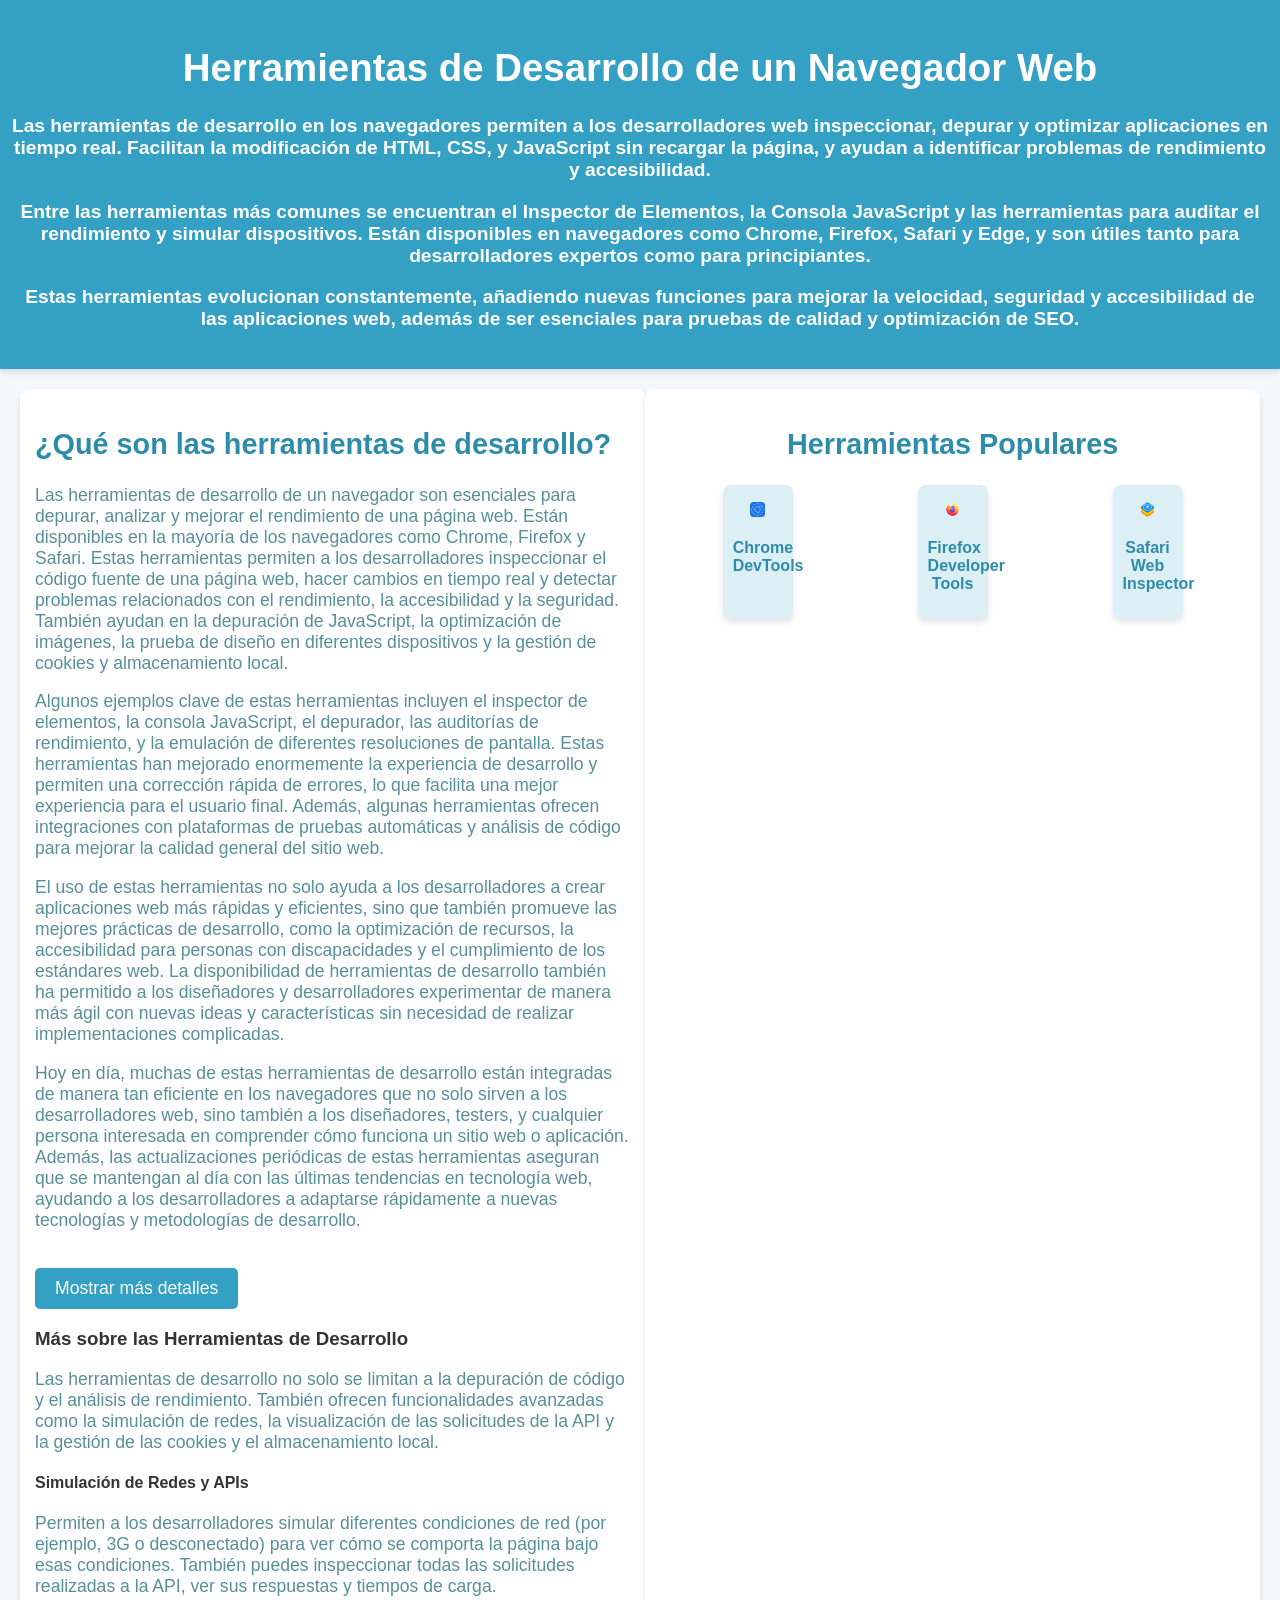
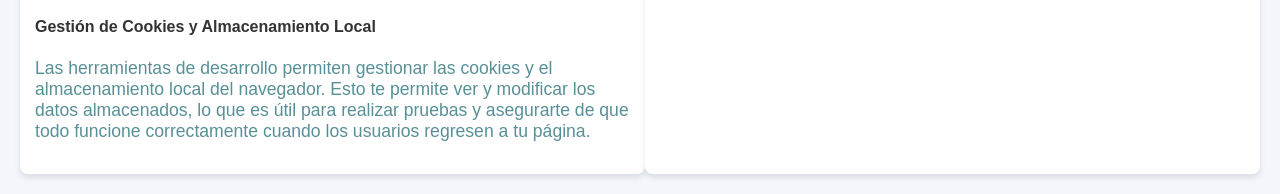
<file: practica11/herramientas.html>
<!DOCTYPE html>
<html lang="es">
    <head>
        <meta charset="UTF-8">
        <meta name="viewport" content="width=device-width, initial-scale=1.0">
        <title>Herramientas de Desarrollo Web</title>
        <link rel="stylesheet" href="css/herramientas.css"> <!-- Nuevo archivo CSS para herramientas -->
    </head>
    <body>

        <header>
            <h1>Herramientas de Desarrollo de un Navegador Web</h1>
            <p>Las herramientas de desarrollo en los navegadores permiten a los desarrolladores web inspeccionar, depurar y optimizar aplicaciones en tiempo real. Facilitan la modificación de HTML, CSS, y JavaScript sin recargar la página, y ayudan a identificar problemas de rendimiento y accesibilidad.</p>
            <p>Entre las herramientas más comunes se encuentran el Inspector de Elementos, la Consola JavaScript y las herramientas para auditar el rendimiento y simular dispositivos. Están disponibles en navegadores como Chrome, Firefox, Safari y Edge, y son útiles tanto para desarrolladores expertos como para principiantes.</p>
            <p>Estas herramientas evolucionan constantemente, añadiendo nuevas funciones para mejorar la velocidad, seguridad y accesibilidad de las aplicaciones web, además de ser esenciales para pruebas de calidad y optimización de SEO.</p>

        </header>

        <main>
            <section class="contenido-container">
                <div class="intro">
                    <h2>¿Qué son las herramientas de desarrollo?</h2>
                    <p>Las herramientas de desarrollo de un navegador son esenciales para depurar, analizar y mejorar el rendimiento de una página web. Están disponibles en la mayoría de los navegadores como Chrome, Firefox y Safari. Estas herramientas permiten a los desarrolladores inspeccionar el código fuente de una página web, hacer cambios en tiempo real y detectar problemas relacionados con el rendimiento, la accesibilidad y la seguridad. También ayudan en la depuración de JavaScript, la optimización de imágenes, la prueba de diseño en diferentes dispositivos y la gestión de cookies y almacenamiento local.</p>
                    <p>Algunos ejemplos clave de estas herramientas incluyen el inspector de elementos, la consola JavaScript, el depurador, las auditorías de rendimiento, y la emulación de diferentes resoluciones de pantalla. Estas herramientas han mejorado enormemente la experiencia de desarrollo y permiten una corrección rápida de errores, lo que facilita una mejor experiencia para el usuario final. Además, algunas herramientas ofrecen integraciones con plataformas de pruebas automáticas y análisis de código para mejorar la calidad general del sitio web.</p>
                    <p>El uso de estas herramientas no solo ayuda a los desarrolladores a crear aplicaciones web más rápidas y eficientes, sino que también promueve las mejores prácticas de desarrollo, como la optimización de recursos, la accesibilidad para personas con discapacidades y el cumplimiento de los estándares web. La disponibilidad de herramientas de desarrollo también ha permitido a los diseñadores y desarrolladores experimentar de manera más ágil con nuevas ideas y características sin necesidad de realizar implementaciones complicadas.</p>
                    <p>Hoy en día, muchas de estas herramientas de desarrollo están integradas de manera tan eficiente en los navegadores que no solo sirven a los desarrolladores web, sino también a los diseñadores, testers, y cualquier persona interesada en comprender cómo funciona un sitio web o aplicación. Además, las actualizaciones periódicas de estas herramientas aseguran que se mantengan al día con las últimas tendencias en tecnología web, ayudando a los desarrolladores a adaptarse rápidamente a nuevas tecnologías y metodologías de desarrollo.</p>
 
                   <button class="toggle-btn" onclick="toggleDetails()">Mostrar más detalles</button>

                    <div id="details" class="details" style="display: none;">
                        <h3>Funciones Principales</h3>
                        <ul>
                            <li><strong>Inspección de elementos:</strong> Permite ver y modificar el HTML y CSS de una página en tiempo real.</li>
                            <li><strong>Consola JavaScript:</strong> Ejecuta código JavaScript y verifica errores.</li>
                            <li><strong>Depuración de código:</strong> Puedes poner puntos de interrupción y verificar cómo se ejecuta tu código.</li>
                            <li><strong>Auditoría de rendimiento:</strong> Analiza el rendimiento de carga de la página.</li>
                            <li><strong>Simulación de dispositivos:</strong> Prueba cómo se ve tu página en diferentes dispositivos móviles.</li>
                        </ul>
                    </div>

                    <div id="extra-details" class="extra-details" >
                        <h3>Más sobre las Herramientas de Desarrollo</h3>
                        <p>Las herramientas de desarrollo no solo se limitan a la depuración de código y el análisis de rendimiento. También ofrecen funcionalidades avanzadas como la simulación de redes, la visualización de las solicitudes de la API y la gestión de las cookies y el almacenamiento local.</p>

                        <h4>Simulación de Redes y APIs</h4>
                        <p>Permiten a los desarrolladores simular diferentes condiciones de red (por ejemplo, 3G o desconectado) para ver cómo se comporta la página bajo esas condiciones. También puedes inspeccionar todas las solicitudes realizadas a la API, ver sus respuestas y tiempos de carga.</p>

                        <h4>Gestión de Cookies y Almacenamiento Local</h4>
                        <p>Las herramientas de desarrollo permiten gestionar las cookies y el almacenamiento local del navegador. Esto te permite ver y modificar los datos almacenados, lo que es útil para realizar pruebas y asegurarte de que todo funcione correctamente cuando los usuarios regresen a tu página.</p>
                    </div>
                </div>

                <div class="gallery">
                    <h2>Herramientas Populares</h2>
                    <div class="tools-gallery">
                        <div class="tool-card">
                            <a href="https://developer.chrome.com/?hl=es-419" target="_blank">
                                <img src="images/chromedevtool.png" alt="Chrome DevTools">
                            </a>
                            <p><strong>Chrome DevTools</strong></p>
                        </div>
                        <div class="tool-card">
                            <a href="https://developer.mozilla.org/en-US/docs/Tools" target="_blank">
                                <img src="images/firefoxdev.png" alt="Firefox Developer Tools">
                            </a>
                            <p><strong>Firefox Developer Tools</strong></p>
                        </div>
                        <div class="tool-card">
                            <a href="https://developer.apple.com/safari/tools/" target="_blank">
                                <img src="images/safariweb.png" alt="Safari Web Inspector">
                            </a>
                            <p><strong>Safari Web Inspector</strong></p>
                        </div>
                    </div>
                </div>

            </section>
        </main>

        <script src="js/script.js"></script>
    </body>
</html>
</file>
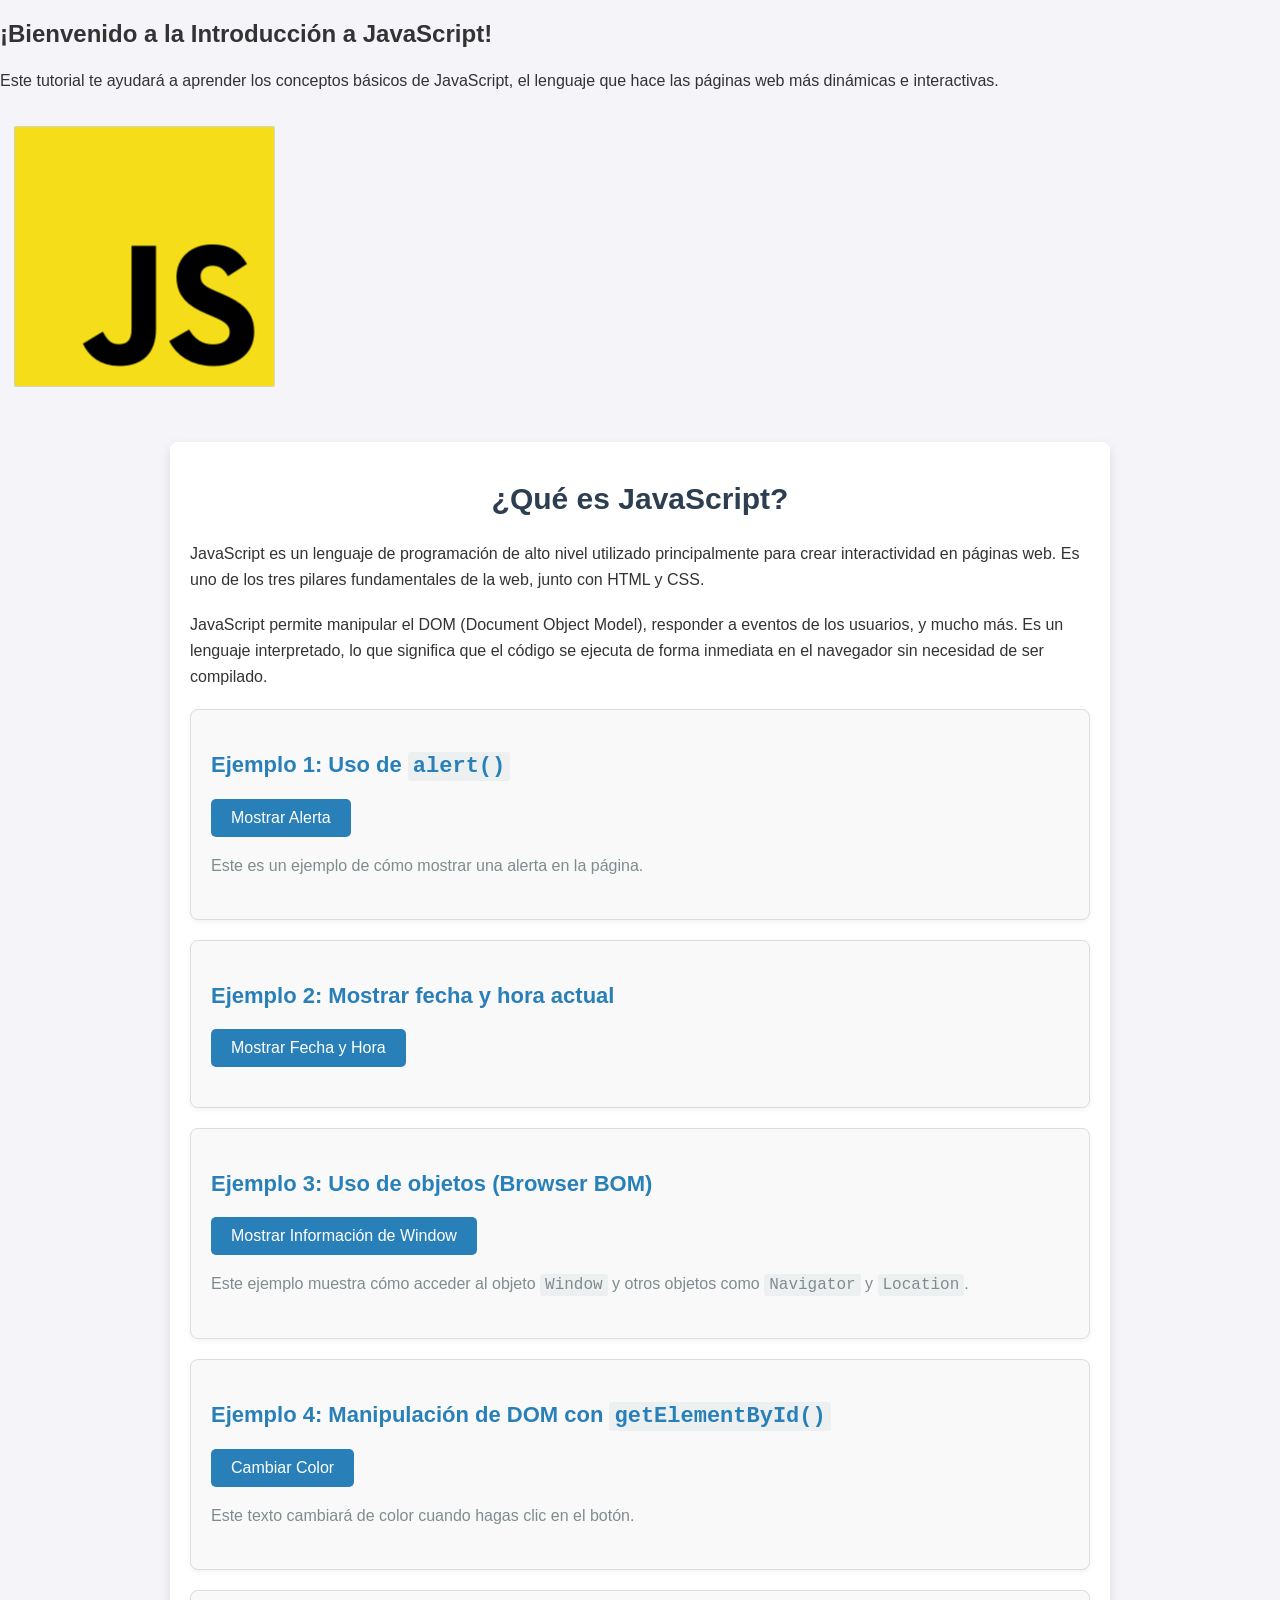
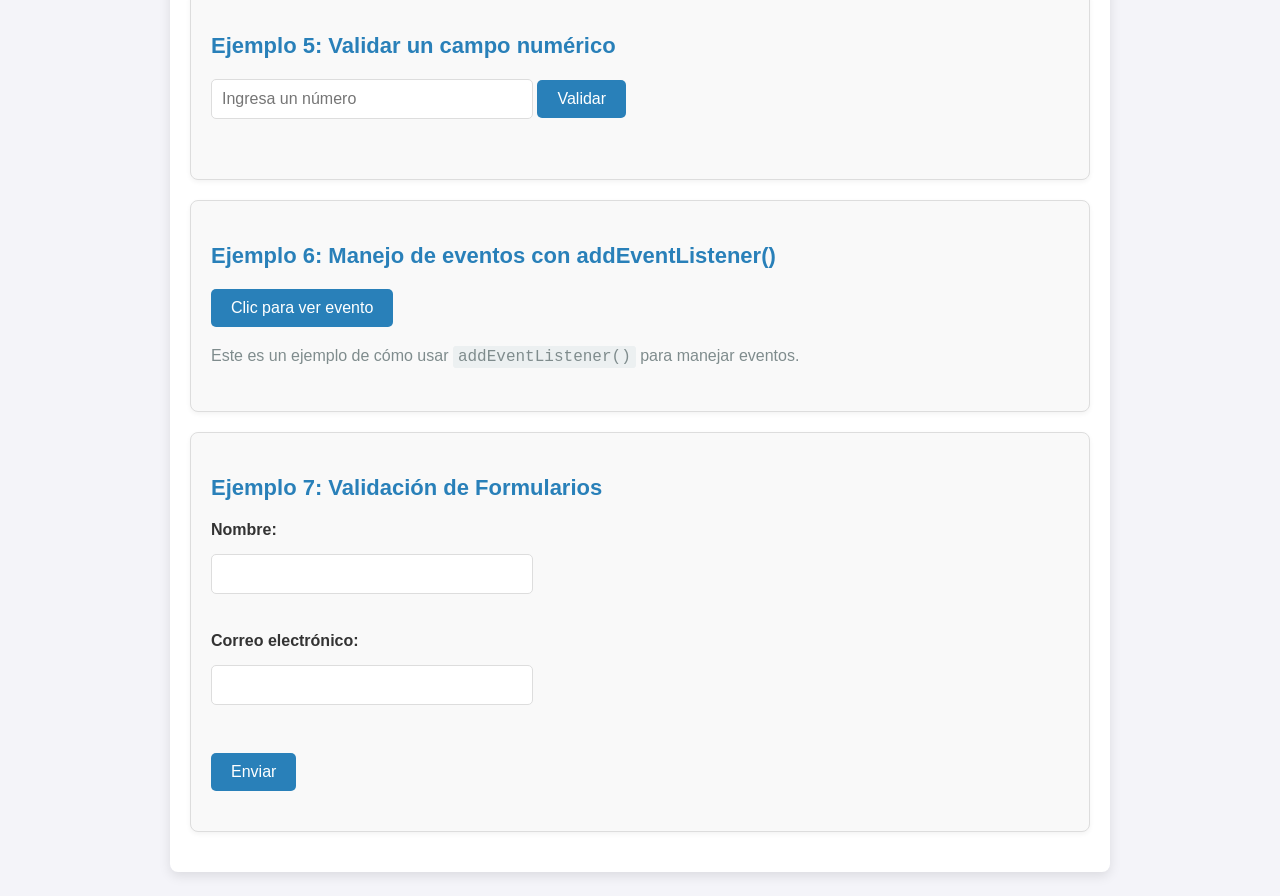
<file: practica11/javascript.html>
<!DOCTYPE html>
<html lang="es">
    <head>
        <meta charset="UTF-8">
        <meta name="viewport" content="width=device-width, initial-scale=1.0">
        <title>Introducción a JavaScript</title>
        <link rel="stylesheet" href="css/javascript.css">
    </head>
    <body>

        <!-- Sección Identificación JavaScript -->
        <section id="identificador">
            <h1>¡Bienvenido a la Introducción a JavaScript!</h1>
            <p>Este tutorial te ayudará a aprender los conceptos básicos de JavaScript, el lenguaje que hace las páginas web más dinámicas e interactivas.</p>
            <a href="https://www.youtube.com/watch?v=QoC4RxNIs5M&t=1s&ab_channel=HolaMundo" target="_blank">
                <img src="images/js.png" alt="Curso Javascript">
            </a>
        </section>

        <section id="introduccion">
            <h2>¿Qué es JavaScript?</h2>
            <p>JavaScript es un lenguaje de programación de alto nivel utilizado principalmente para crear interactividad en páginas web. Es uno de los tres pilares fundamentales de la web, junto con HTML y CSS.</p>
            <p>JavaScript permite manipular el DOM (Document Object Model), responder a eventos de los usuarios, y mucho más. Es un lenguaje interpretado, lo que significa que el código se ejecuta de forma inmediata en el navegador sin necesidad de ser compilado.</p>

            <!-- Ejemplo 1: Uso de alert() -->
            <div class="example">
                <h3>Ejemplo 1: Uso de <code>alert()</code></h3>
                <button id="alertButton" onclick="mostrarAlerta()">Mostrar Alerta</button>
                <p>Este es un ejemplo de cómo mostrar una alerta en la página.</p>
            </div>

            <!-- Ejemplo 2: Mostrar fecha y hora -->
            <div class="example">
                <h3>Ejemplo 2: Mostrar fecha y hora actual</h3>
                <button id="fechaButton" onclick="mostrarFechaHora()">Mostrar Fecha y Hora</button>
                <p id="fechaTexto"></p>
            </div>

            <!-- Ejemplo 3: Uso de objetos (Browser BOM) -->
            <div class="example">
                <h3>Ejemplo 3: Uso de objetos (Browser BOM)</h3>
                <button id="windowButton" onclick="mostrarInformacionWindow()">Mostrar Información de Window</button>
                <p>Este ejemplo muestra cómo acceder al objeto <code>Window</code> y otros objetos como <code>Navigator</code> y <code>Location</code>.</p>
            </div>

            <!-- Ejemplo 4: Manipulación del DOM -->
            <div class="example">
                <h3>Ejemplo 4: Manipulación de DOM con <code>getElementById()</code></h3>
                <button id="changeColorButton" onclick="cambiarColorTexto()">Cambiar Color</button>
                <p id="textToChange">Este texto cambiará de color cuando hagas clic en el botón.</p>
            </div>

            <!-- Ejemplo 5: Validar un campo numérico -->
            <div class="example">
                <h3>Ejemplo 5: Validar un campo numérico</h3>
                <input type="text" id="numeroInput" placeholder="Ingresa un número">
                <button id="validarNumeroButton" onclick="validarNumero()">Validar</button>
                <p id="validacionMensaje"></p>
            </div>

            <!-- Ejemplo 6: Manejo de eventos -->
            <div class="example">
                <h3>Ejemplo 6: Manejo de eventos con addEventListener()</h3>
                <button id="eventButton" onclick="manejarEventoClick()">Clic para ver evento</button>
                <p>Este es un ejemplo de cómo usar <code>addEventListener()</code> para manejar eventos.</p>
            </div>

            <!-- Ejemplo 7: Validación de formularios -->
            <div class="example">
                <h3>Ejemplo 7: Validación de Formularios</h3>
                <form id="contactForm" onsubmit="validarFormulario(event)">
                    <label for="name">Nombre:</label>
                    <input type="text" id="name" name="name" required><br><br>

                    <label for="email">Correo electrónico:</label>
                    <input type="email" id="email" name="email" required><br><br>

                    <button type="submit">Enviar</button>
                </form>
                <p id="formMessage"></p>
            </div>
        </section>

        <script src="js/script.js"></script>
    </body>
</html>
</file>
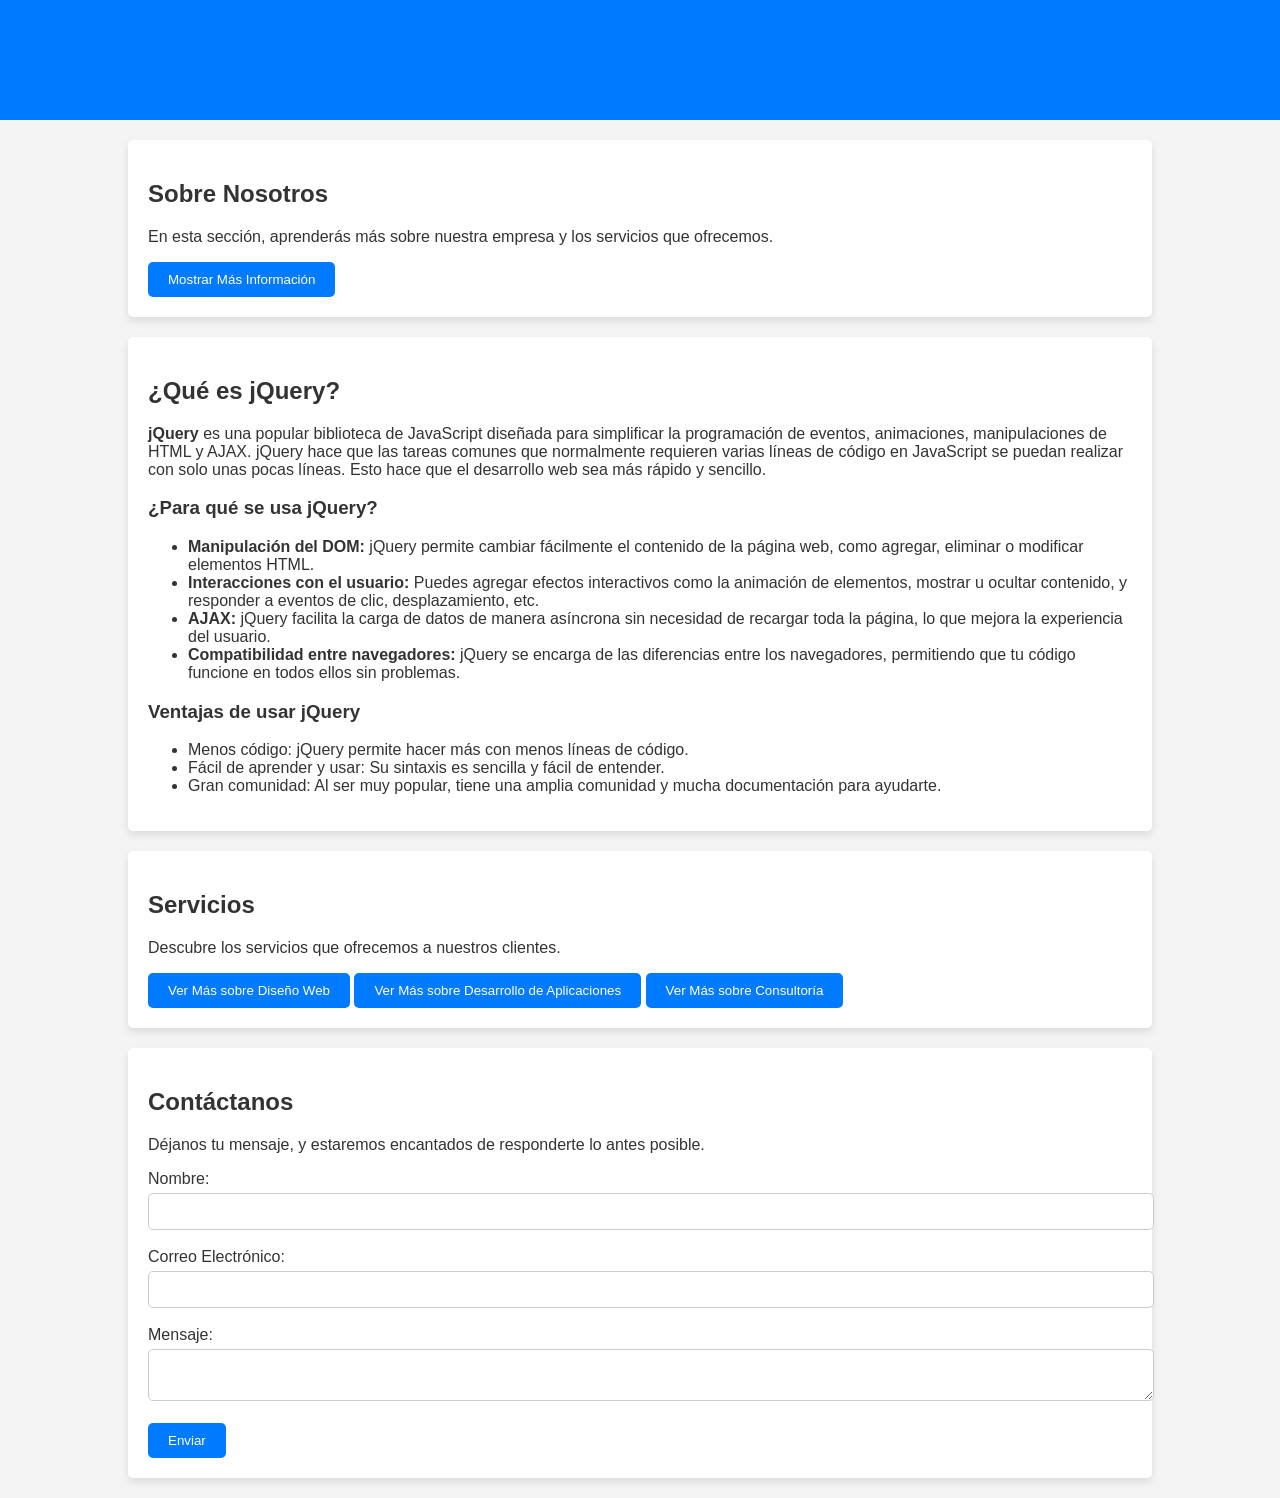
<file: practica11/jquery.html>
<!DOCTYPE html>
<html lang="es">

    <head>
        <meta charset="UTF-8">
        <meta name="viewport" content="width=device-width, initial-scale=1.0">
        <title>jQuery</title>
        <link rel="icon" href="images/jquery.png" type="image/png">

        <script src="https://code.jquery.com/jquery-3.6.0.min.js"></script>
        <style>
            body {
                font-family: Arial, sans-serif;
                margin: 0;
                padding: 0;
                background-color: #f4f4f4;
                color: #333;
            }

            header {
                background-color: #007bff;
                color: white;
                text-align: center;
                padding: 20px;
            }

            .container {
                width: 80%;
                margin: 20px auto;
            }

            h1 {
                color: #007bff;
            }

            section {
                background-color: white;
                padding: 20px;
                margin-bottom: 20px;
                box-shadow: 0 4px 8px rgba(0, 0, 0, 0.1);
                border-radius: 5px;
            }

            .btn {
                background-color: #007bff;
                color: white;
                padding: 10px 20px;
                border: none;
                cursor: pointer;
                border-radius: 5px;
            }

            .btn:hover {
                background-color: #0056b3;
            }

            .hidden-content {
                display: none;
                margin-top: 10px;
                padding: 10px;
                background-color: #f1f1f1;
                border-radius: 5px;
                border: 1px solid #ddd;
            }

            footer {
                background-color: #333;
                color: white;
                text-align: center;
                padding: 10px;
                position: fixed;
                width: 100%;
                bottom: 0;
            }

            input, textarea {
                width: 100%;
                padding: 10px;
                border: 1px solid #ccc;
                border-radius: 5px;
                margin-top: 5px;
            }
        </style>
    </head>

    <body>

        <header>
            <h1>Bienvenidos a Mi Página Web con jQuery</h1>
        </header>

        <div class="container">

            <!-- Sección Principal -->
            <section>
                <h2>Sobre Nosotros</h2>
                <p>En esta sección, aprenderás más sobre nuestra empresa y los servicios que ofrecemos.</p>
                <button id="aboutUsBtn" class="btn">Mostrar Más Información</button>
                <div id="aboutUsContent" class="hidden-content">
                    <p>Somos una empresa dedicada a crear experiencias interactivas utilizando tecnologías web modernas como jQuery, HTML, CSS y JavaScript. ¡Nos apasiona lo que hacemos!</p>
                </div>
            </section>

            <!-- Sección Qué es jQuery -->
            <section>
                <h2>¿Qué es jQuery?</h2>
                <p><strong>jQuery</strong> es una popular biblioteca de JavaScript diseñada para simplificar la programación de eventos, animaciones, manipulaciones de HTML y AJAX. jQuery hace que las tareas comunes que normalmente requieren varias líneas de código en JavaScript se puedan realizar con solo unas pocas líneas. Esto hace que el desarrollo web sea más rápido y sencillo.</p>
                <h3>¿Para qué se usa jQuery?</h3>
                <ul>
                    <li><strong>Manipulación del DOM:</strong> jQuery permite cambiar fácilmente el contenido de la página web, como agregar, eliminar o modificar elementos HTML.</li>
                    <li><strong>Interacciones con el usuario:</strong> Puedes agregar efectos interactivos como la animación de elementos, mostrar u ocultar contenido, y responder a eventos de clic, desplazamiento, etc.</li>
                    <li><strong>AJAX:</strong> jQuery facilita la carga de datos de manera asíncrona sin necesidad de recargar toda la página, lo que mejora la experiencia del usuario.</li>
                    <li><strong>Compatibilidad entre navegadores:</strong> jQuery se encarga de las diferencias entre los navegadores, permitiendo que tu código funcione en todos ellos sin problemas.</li>
                </ul>
                <h3>Ventajas de usar jQuery</h3>
                <ul>
                    <li>Menos código: jQuery permite hacer más con menos líneas de código.</li>
                    <li>Fácil de aprender y usar: Su sintaxis es sencilla y fácil de entender.</li>
                    <li>Gran comunidad: Al ser muy popular, tiene una amplia comunidad y mucha documentación para ayudarte.</li>
                </ul>
            </section>

            <!-- Sección Servicios -->
            <section>
                <h2>Servicios</h2>
                <p>Descubre los servicios que ofrecemos a nuestros clientes.</p>
                <button class="btn service-btn" data-service="Diseño Web">Ver Más sobre Diseño Web</button>
                <button class="btn service-btn" data-service="Desarrollo de Aplicaciones">Ver Más sobre Desarrollo de Aplicaciones</button>
                <button class="btn service-btn" data-service="Consultoría">Ver Más sobre Consultoría</button>
            </section>

            <!-- Sección Contacto -->
            <section>
                <h2>Contáctanos</h2>
                <p>Déjanos tu mensaje, y estaremos encantados de responderte lo antes posible.</p>
                <form id="contactForm">
                    <label for="name">Nombre:</label>
                    <input type="text" id="name" required><br><br>
                    <label for="email">Correo Electrónico:</label>
                    <input type="email" id="email" required><br><br>
                    <label for="message">Mensaje:</label><br>
                    <textarea id="message" required></textarea><br><br>
                    <button type="submit" class="btn">Enviar</button>
                </form>
            </section>

        </div>

        <!-- Script jQuery -->
        <script>
            $(document).ready(function () {

                // Mostrar/Ocultar más información de "Sobre Nosotros"
                $("#aboutUsBtn").click(function () {
                    $("#aboutUsContent").slideToggle("slow");
                });

                // Mostrar un mensaje personalizado cuando se hace clic en los botones de servicio
                $(".service-btn").click(function () {
                    var service = $(this).data("service");
                    alert("Estás viendo más sobre: " + service);
                });

                // Evitar el comportamiento predeterminado del formulario de contacto y mostrar un mensaje
                $("#contactForm").submit(function (event) {
                    event.preventDefault();
                    var name = $("#name").val();
                    var email = $("#email").val();
                    var message = $("#message").val();
                    alert("Gracias por tu mensaje, " + name + "! Te responderemos pronto a " + email + ".");
                    // Puedes agregar más lógica aquí para enviar datos al servidor si lo deseas.
                });

            });
        </script>

    </body>

</html>
</file>
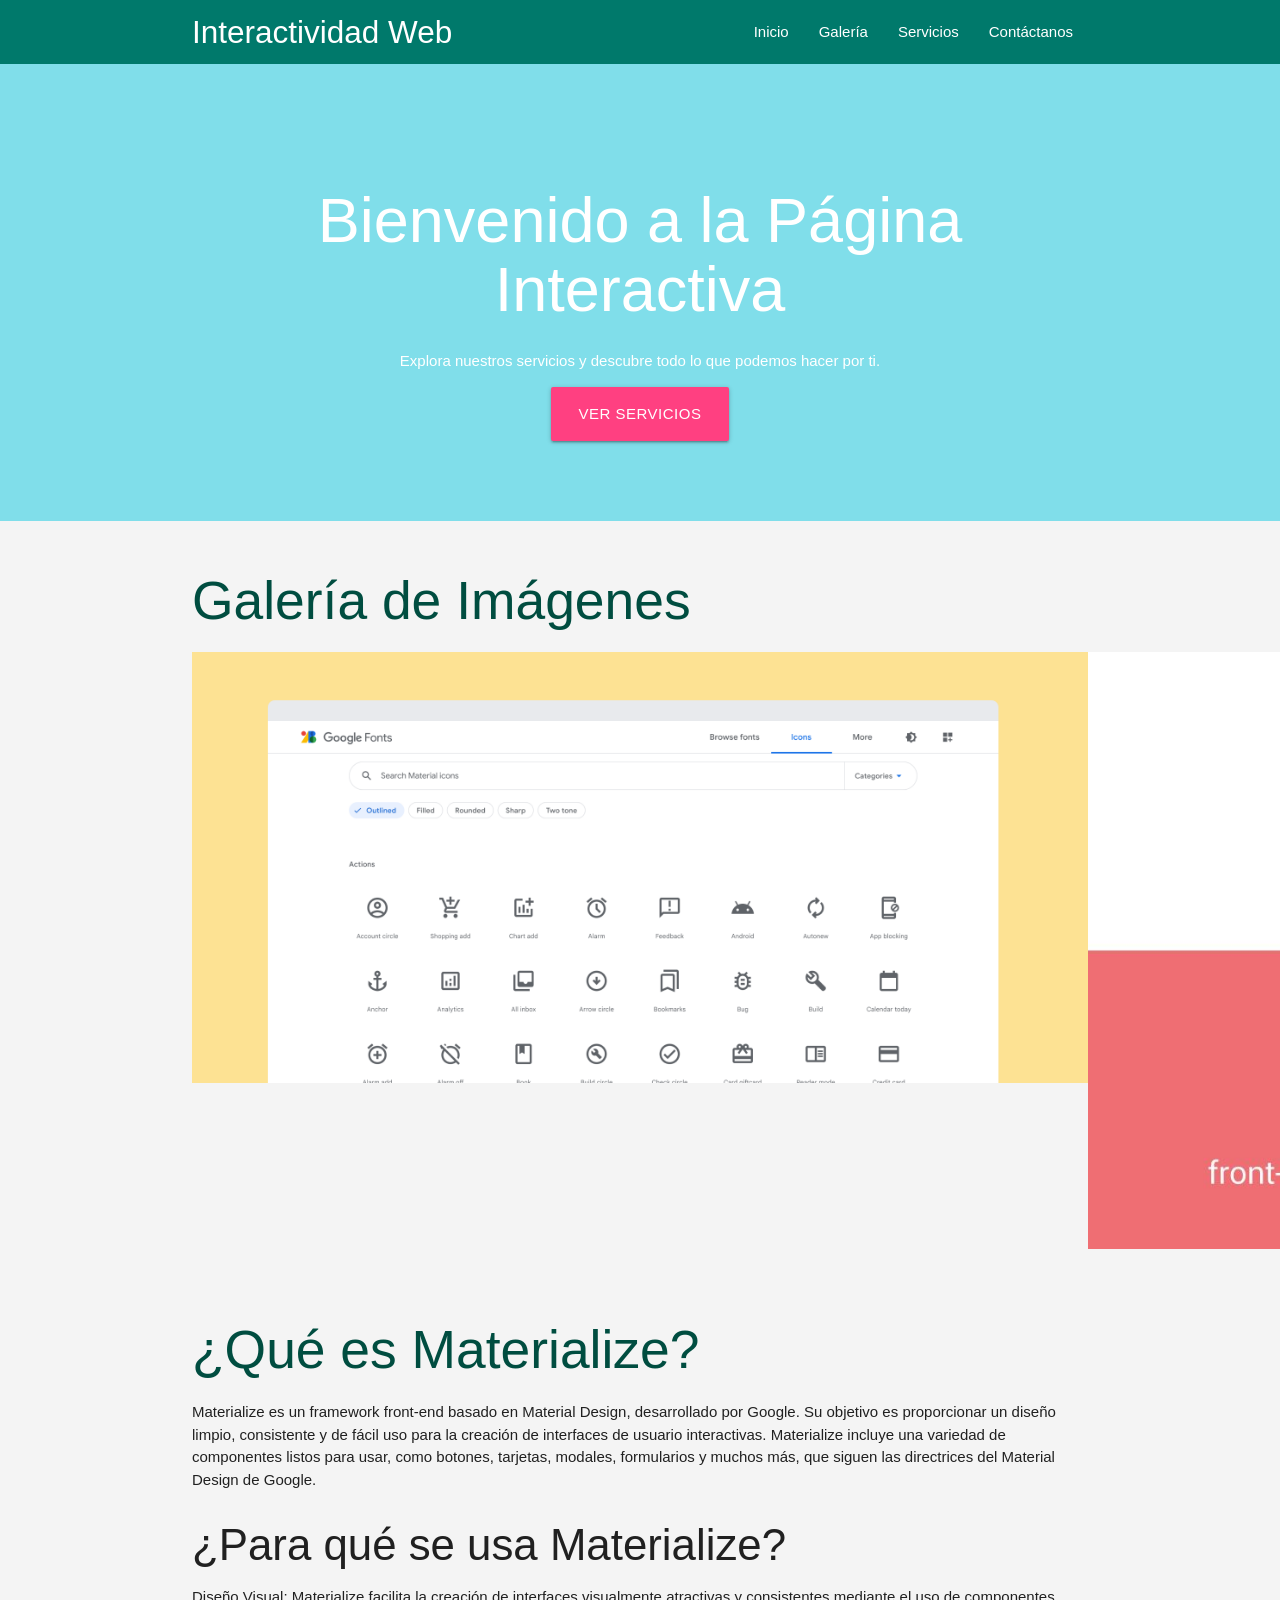
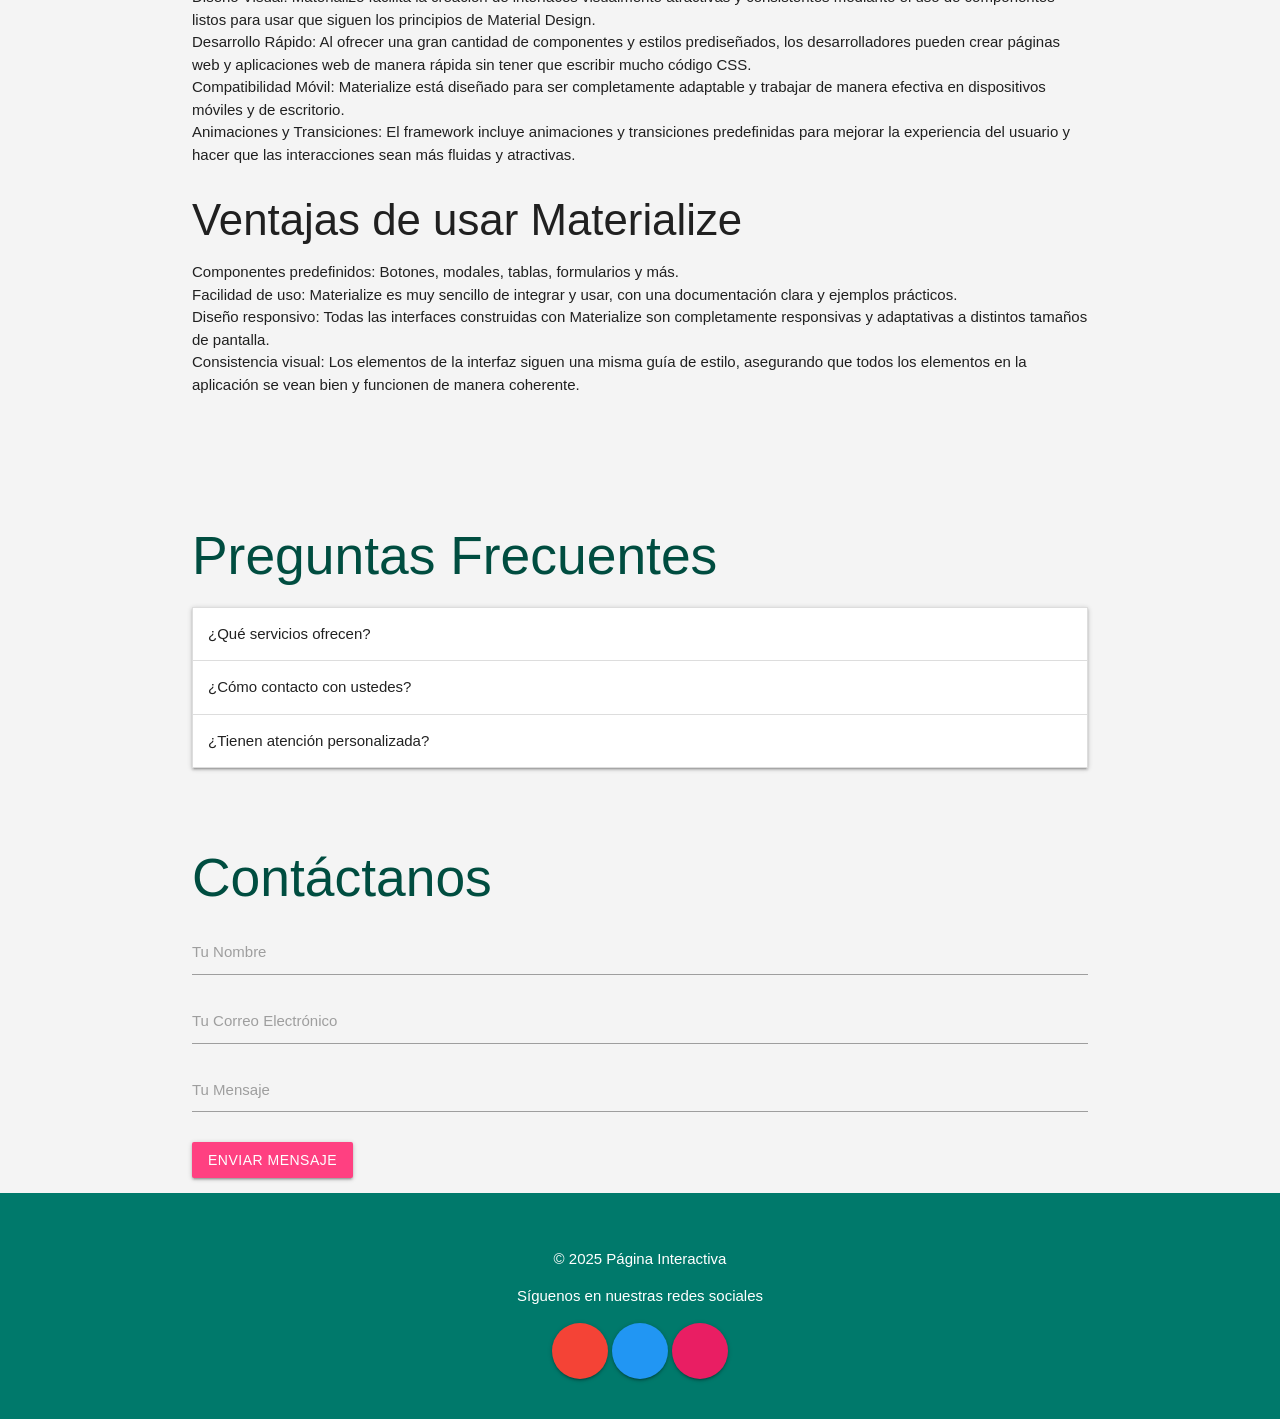
<file: practica11/materialize.html>
<!DOCTYPE html>
<html lang="es">

<head>
    <meta charset="UTF-8">
    <meta name="viewport" content="width=device-width, initial-scale=1.0">
    <title>Materialize</title>
    <!-- Enlazando con Materialize CSS -->
    <link href="https://cdnjs.cloudflare.com/ajax/libs/materialize/1.0.0/css/materialize.min.css" rel="stylesheet">
    <link rel="shortcut icon" href="https://via.placeholder.com/32" type="image/ico">
    <link rel="icon" href="images/materialize.png" type="image/png">
    <style>
        body {
            font-family: 'Roboto', sans-serif;
            background-color: #f4f4f4;
        }

        .navbar {
            background-color: #00796b;
        }

        .hero-section {
            background-color: #80deea;
            padding: 80px 0;
            text-align: center;
        }

        .card-title {
            color: #004d40;
        }

        .footer {
            background-color: #00796b;
            color: white;
            padding: 40px 20px;
            text-align: center;
        }

        .section-title {
            color: #004d40;
        }

        .gallery-img {
            width: 100%;
            height: auto;
        }

        .btn-custom {
            background-color: #ff4081;
            color: white;
        }

        .btn-custom:hover {
            background-color: #f50057;
        }

        .accordion-section {
            margin-top: 50px;
        }

        /* Galería con transición automática */
        .gallery-container {
            position: relative;
        }

        .gallery-slides {
            display: flex;
            transition: transform 1s ease-in-out;
        }

        .gallery-slide {
            min-width: 100%;
        }

        .gallery-slide img {
            width: 100%;
            height: auto;
        }
    </style>
</head>

<body>

    <!-- Barra de navegación -->
    <nav class="navbar">
        <div class="nav-wrapper container">
            <a href="#" class="brand-logo">Interactividad Web</a>
            <ul id="nav-mobile" class="right hide-on-med-and-down">
                <li><a href="#home">Inicio</a></li>
                <li><a href="#gallery">Galería</a></li>
                <li><a href="#services">Servicios</a></li>
                <li><a href="#contact">Contáctanos</a></li>
            </ul>
        </div>
    </nav>

    <!-- Hero Section -->
    <section id="home" class="hero-section">
        <div class="container">
            <h1 class="white-text">Bienvenido a la Página Interactiva</h1>
            <p class="white-text">Explora nuestros servicios y descubre todo lo que podemos hacer por ti.</p>
            <a href="#services" class="btn btn-custom btn-large waves-effect waves-light">Ver Servicios</a>
        </div>
    </section>

    <!-- Galería de imágenes (con transición automática) -->
    <section id="gallery" class="section">
        <div class="container">
            <h2 class="section-title">Galería de Imágenes</h2>
            <div class="gallery-container">
                <div class="gallery-slides">
                    <div class="gallery-slide">
                        <img src="images/m1.png" class="gallery-img responsive-img" alt="Imagen 1">
                    </div>
                    <div class="gallery-slide">
                        <img src="images/m2.png" class="gallery-img responsive-img" alt="Imagen 2">
                    </div>
                    <div class="gallery-slide">
                        <img src="images/m3.png" class="gallery-img responsive-img" alt="Imagen 3">
                    </div>
                </div>
            </div>
        </div>
    </section>

    <!-- Sección Qué es Materialize -->
    <section id="materialize" class="section">
        <div class="container">
            <h2 class="section-title">¿Qué es Materialize?</h2>
            <p><strong>Materialize</strong> es un framework front-end basado en Material Design, desarrollado por Google. Su objetivo es proporcionar un diseño limpio, consistente y de fácil uso para la creación de interfaces de usuario interactivas. Materialize incluye una variedad de componentes listos para usar, como botones, tarjetas, modales, formularios y muchos más, que siguen las directrices del Material Design de Google.</p>

            <h3>¿Para qué se usa Materialize?</h3>
            <ul>
                <li><strong>Diseño Visual:</strong> Materialize facilita la creación de interfaces visualmente atractivas y consistentes mediante el uso de componentes listos para usar que siguen los principios de Material Design.</li>
                <li><strong>Desarrollo Rápido:</strong> Al ofrecer una gran cantidad de componentes y estilos prediseñados, los desarrolladores pueden crear páginas web y aplicaciones web de manera rápida sin tener que escribir mucho código CSS.</li>
                <li><strong>Compatibilidad Móvil:</strong> Materialize está diseñado para ser completamente adaptable y trabajar de manera efectiva en dispositivos móviles y de escritorio.</li>
                <li><strong>Animaciones y Transiciones:</strong> El framework incluye animaciones y transiciones predefinidas para mejorar la experiencia del usuario y hacer que las interacciones sean más fluidas y atractivas.</li>
            </ul>

            <h3>Ventajas de usar Materialize</h3>
            <ul>
                <li>Componentes predefinidos: Botones, modales, tablas, formularios y más.</li>
                <li>Facilidad de uso: Materialize es muy sencillo de integrar y usar, con una documentación clara y ejemplos prácticos.</li>
                <li>Diseño responsivo: Todas las interfaces construidas con Materialize son completamente responsivas y adaptativas a distintos tamaños de pantalla.</li>
                <li>Consistencia visual: Los elementos de la interfaz siguen una misma guía de estilo, asegurando que todos los elementos en la aplicación se vean bien y funcionen de manera coherente.</li>
            </ul>
        </div>
    </section>

    <!-- Acordeón -->
    <section class="accordion-section section">
        <div class="container">
            <h2 class="section-title">Preguntas Frecuentes</h2>
            <ul class="collapsible">
                <li>
                    <div class="collapsible-header">¿Qué servicios ofrecen?</div>
                    <div class="collapsible-body"><span>Ofrecemos desarrollo web, diseño gráfico, y consultoría tecnológica.</span></div>
                </li>
                <li>
                    <div class="collapsible-header">¿Cómo contacto con ustedes?</div>
                    <div class="collapsible-body"><span>Puedes contactarnos a través del formulario de contacto en la sección inferior.</span></div>
                </li>
                <li>
                    <div class="collapsible-header">¿Tienen atención personalizada?</div>
                    <div class="collapsible-body"><span>Sí, ofrecemos atención personalizada para cada proyecto.</span></div>
                </li>
            </ul>
        </div>
    </section>

    <!-- Sección de contacto -->
    <section id="contact" class="section">
        <div class="container">
            <h2 class="section-title">Contáctanos</h2>
            <form>
                <div class="input-field">
                    <input id="name" type="text" class="validate" required>
                    <label for="name">Tu Nombre</label>
                </div>
                <div class="input-field">
                    <input id="email" type="email" class="validate" required>
                    <label for="email">Tu Correo Electrónico</label>
                </div>
                <div class="input-field">
                    <textarea id="message" class="materialize-textarea" required></textarea>
                    <label for="message">Tu Mensaje</label>
                </div>
                <button type="submit" class="btn btn-custom waves-effect waves-light">Enviar Mensaje</button>
            </form>
        </div>
    </section>

    <!-- Footer -->
    <footer class="footer">
        <p>&copy; 2025 Página Interactiva</p>
        <p>Síguenos en nuestras redes sociales</p>
        <a href="https://www.facebook.com" target="_blank" class="btn-floating btn-large waves-effect waves-light red"><i class="fab fa-facebook"></i></a>
        <a href="https://www.twitter.com" target="_blank" class="btn-floating btn-large waves-effect waves-light blue"><i class="fab fa-twitter"></i></a>
        <a href="https://www.instagram.com" target="_blank" class="btn-floating btn-large waves-effect waves-light pink"><i class="fab fa-instagram"></i></a>
    </footer>

    <!-- Enlazando con Materialize JS y jQuery -->
    <script src="https://cdnjs.cloudflare.com/ajax/libs/jquery/3.6.0/jquery.min.js"></script>
    <script src="https://cdnjs.cloudflare.com/ajax/libs/materialize/1.0.0/js/materialize.min.js"></script>
    <script>
        $(document).ready(function () {
            // Inicializando los componentes de Materialize
            $('.carousel').carousel();
            $('.collapsible').collapsible();
        });

        // Función para cambiar las imágenes automáticamente en la galería
        let currentSlide = 0;
        const slides = document.querySelectorAll('.gallery-slide');
        const totalSlides = slides.length;

        // Función para cambiar de imagen
        function changeSlide() {
            // Cambiar la posición del carrusel (galería)
            const offset = -(currentSlide * 100) + '%';
            document.querySelector('.gallery-slides').style.transform = `translateX(${offset})`;

            // Avanzar a la siguiente imagen (ciclo)
            currentSlide = (currentSlide + 1) % totalSlides;
        }

        // Iniciar el carrusel (cambiar de imagen cada 3 segundos)
        setInterval(changeSlide, 3000);
    </script>
</body>

</html>
</file>
<file: practica11/css/styles.css>
@media screen and (max-width: 768px) {
    .contenido-container {
        flex-direction: column;
        padding: 5px;
    }
    .intro, .gallery {
        flex: 0 0 100%;
        margin-bottom: 20px;
    }
}
body {
    font-family: 'Poppins', sans-serif;
    background: linear-gradient(to right, #8ddef8, #ecfafe);
    color: #333;
    margin: 0;
    padding: 0;
    display: flex;
    flex-direction: column;
    min-height: 100vh; /* Asegura que el body ocupe toda la altura de la ventana */
}

header {
    background-color: #34a0c3;
    color: white;
    padding: 20px 10px;
    text-align: center;
    font-size: 1em;
    font-weight: bold;
    box-shadow: 0 4px 6px rgba(0, 0, 0, 0.1);
}

nav {
    position: relative; /* Necesario para que los submenús se posicionen con respecto a él */
}

nav ul {
    list-style: none;
    padding: 0;
    margin: 0;
    display: flex;
    justify-content: center;
    gap: 15px;
    background-color: #3bb4dc;
}

nav ul li {
    position: relative;
}

nav ul li a {
    text-decoration: none;
    color: white;
    padding: 12px 20px;
    display: block;
    font-weight: bold;
    border-radius: 10px;
    transition: background 0.3s ease;
}

nav ul li a:hover {
    background-color: #277892;
}

nav ul li ul {
    display: none;
    position: absolute;
    top: 100%;
    left: 0;
    background-color: #4682b4;
    padding: 10px 0;
    list-style: none;
    border-radius: 10px;
    box-shadow: 0 4px 6px rgba(0, 0, 0, 0.1);
    z-index: 9999; /* Asegura que el menú esté encima de otros elementos */
}

nav ul li ul li {
    margin: 0;
}

nav ul li ul li a {
    padding: 10px 20px;
    color: white;
    white-space: nowrap;
    border-radius: 10px;
}

nav ul li ul li a:hover {
    background-color: #a4dbee;
}

nav ul li:hover ul {
    display: block;
}

footer {
    background-color: #2e8cab;
    color: white;
    text-align: center;
    padding: 10px 0;
    width: 100%;
}

/* Contenedor principal para la sección */
.contenido-container {
    flex: 1; /* Hace que el contenido ocupe el espacio restante */
    display: flex;
    justify-content: space-between;
    padding: 10px;
    z-index: 1;
    
}

/* Estilo para la columna izquierda (introducción) */
.intro {
    flex: 0 0 48%;
    padding: 15px;
    height: auto;
}

.intro h2 {
    color: #2e8cab;
    font-size: 1.8em;
}

.intro p {
    font-size: 1em;
    color: #589097;
}

/* Estilo para la columna derecha (galería de imágenes) */
.gallery {
    flex: 0 0 45%;
    padding: 15px;
    background-color: #dceff5;
    border-radius: 10px;
    box-shadow: 0 4px 6px rgba(0, 0, 0, 0.1);
}

.gallery h2 {
    color: #2e8cab;
    font-size: 1.8em;
}


/* Contenedor para las imágenes de la galería */
.gallery-images {
    position: relative;
    width: 100%;
    height: 250px;
    overflow: hidden;
}

.image-slide {
    position: absolute;
    top: 0;
    left: 100%;
    width: 100%;
    height: 100%;
    opacity: 0;
    transition: left 1s ease, opacity 1s ease;
}

.image-slide img {
    width: 100%;
    height: 100%;
    object-fit: cover;
    border-radius: 10px;
    box-shadow: 0 4px 6px rgba(0, 0, 0, 0.1);
}

/* Hacemos que las imágenes se muestren de una en una */
.image-slide.active {
    left: 0;
    opacity: 1;
}

/*Para las páginas*/
#contenido {
    padding: 20px;
    margin-top: 20px;
    background-color: #f8f8f8;
    border-radius: 8px;
    box-shadow: 0 4px 10px rgba(0, 0, 0, 0.1);
    min-height: 400px;
}

/* La info que saldrá si no se puede acceder a la página clicada */
.error-message {
    display: flex; /* Usamos flexbox para centrar el contenido */
    flex-direction: column;
    justify-content: center; /* Alineación vertical */
    align-items: center; /* Alineación horizontal */
    text-align: center;
    padding: 10px;
    background-color: #d7ecf8;
    border: 1px solid #d7ecf8;
    border-radius: 10px;
    box-shadow: 0 4px 6px rgba(0, 0, 0, 0.1);
    margin: 0 auto; /* Centra el contenedor en su contenedor padre */
    width: 80%; /* Ajusta el tamaño según sea necesario */
}

.error-message p {
    font-size: 1.2em;
    color: #217199;
    font-weight: bold;
    margin-bottom: 15px;
}

.error-image {
    width: 320px;
    height: 320px;
    object-fit: contain;
    animation: latir 1.5s infinite;
}


@keyframes latir {
    0% {
        transform: scale(1);
    }
    30% {
        transform: scale(1.1);
    }
    50% {
        transform: scale(1);
    }
    70% {
        transform: scale(1.1);
    }
    100% {
        transform: scale(1);
    }
}

/* Sección identificadora para JavaScript */
#identificador {
    background-color: #9CCEE0;
    color: white;
    text-align: center;
    padding: 50px 20px;
    margin-bottom: 20px;
}

#identificador h1 {
    font-size: 3rem;
    margin: 0;
}

#identificador p {
    font-size: 1.2rem;
    margin-top: 10px;
}

/* Sección de introducción */
#introduccion {
    padding: 20px;
    margin: 0 20px;
    background-color: white;
    border-radius: 8px;
    box-shadow: 0 4px 8px rgba(0, 0, 0, 0.1);
}

h2 {
    color: #333;
}

/* Estilo para los ejemplos */
.example {
    background-color: #f9f9f9;
    border-radius: 8px;
    margin: 15px 0;
    padding: 20px;
    box-shadow: 0 2px 5px rgba(0, 0, 0, 0.1);
}

.example h3 {
    font-size: 1.5rem;
    margin-bottom: 10px;
    color: #24A8D2;
}

.example button {
    background-color: #4CABC9;
    color: white;
    border: none;
    padding: 10px 20px;
    border-radius: 4px;
    cursor: pointer;
    font-size: 1rem;
    margin-bottom: 10px;
}

.example button:hover {
    background-color: #78CFEA;
}

/* Estilo para los campos del formulario */
input[type="text"], input[type="email"] {
    padding: 10px;
    margin-top: 10px;
    width: 100%;
    border-radius: 4px;
    border: 1px solid #ccc;
}

button[type="submit"] {
    background-color: #99C9D8;
    color: white;
    padding: 10px 20px;
    border-radius: 4px;
    cursor: pointer;
    font-size: 1rem;
}

button[type="submit"]:hover {
    background-color: #668C98;
}

/* Mensajes de validación */
#validacionMensaje {
    color: #e74c3c;
    font-weight: bold;
}

#formMessage {
    font-size: 1.1rem;
    color: #333;
}

/*LOS ESTILOS DE COMPARAR*/
header h1 {
    margin: 0;
    font-size: 2.5rem;
}

header p {
    margin: 5px 0 0;
    font-size: 1.2rem;
}

h2 {
    font-size: 2rem;
    color: #333;
}

h3 {
    font-size: 1.5rem;
    color: #24A8D2;
}

/* Sección de introducción */
#introduccion {
    background-color: white;
    padding: 20px;
    margin: 20px;
    border-radius: 8px;
    box-shadow: 0 0 10px rgba(0, 0, 0, 0.1);
}

/* Tabla de comparación */
#comparacion {
    margin: 20px;
}

.table-container {
    background-color: white;
    padding: 20px;
    border-radius: 8px;
    box-shadow: 0 0 10px rgba(0, 0, 0, 0.1);
}

table {
    width: 100%;
    border-collapse: collapse;
    margin-top: 20px;
}

th, td {
    padding: 10px;
    text-align: left;
    border-bottom: 1px solid #ddd;
}

th {
    background-color: #64A7BF;
    color: white;
    font-weight: bold;
}

tr:nth-child(even) {
    background-color: #f2f2f2;
}

/* Sección de conclusión */
#conclusion {
    background-color: white;
    padding: 20px;
    margin: 20px;
    border-radius: 8px;
    box-shadow: 0 0 10px rgba(0, 0, 0, 0.1);
}
</file>
<file: practica11/css/stylesfm.css>
/* Estilo básico */
body {
    font-family: 'Roboto', sans-serif;
    margin: 0;
    padding: 0;
    background-color: #f4f4f4;
    color: #333;
}

.container {
    width: 90%;
    margin: 0 auto;
    max-width: 1200px;
}

/* Barra de navegación */
.navbar {
    background-color: #00796b;
    padding: 15px 0;
}

.navbar .container {
    display: flex;
    justify-content: space-between;
    align-items: center;
}

.navbar a {
    color: white;
    font-size: 18px;
    text-decoration: none;
    padding: 10px 20px;
}

.navbar ul {
    list-style: none;
    display: flex;
    gap: 20px;
}

.navbar a:hover {
    background-color: #004d40;
    border-radius: 5px;
}

/* Estilos de las secciones */
.section {
    padding: 60px 0;
    background-color: #ffffff;
    margin-bottom: 30px;
}

.section-title {
    color: #00796b;
    font-size: 36px;
    text-align: center;
    margin-bottom: 20px;
}

/* Ejemplo de código */
.example-box {
    background-color: #fff;
    border-radius: 8px;
    padding: 20px;
    box-shadow: 0 4px 8px rgba(0, 0, 0, 0.1);
    margin-bottom: 30px;
}

.example-code {
    background-color: #2c3e50;
    color: #ecf0f1;
    padding: 15px;
    border-radius: 5px;
    font-family: 'Courier New', monospace;
    font-size: 16px;
    overflow-x: auto;
    white-space: pre-wrap;
}

.btn {
    background-color: #00796b;
    color: white;
    padding: 10px 20px;
    border: none;
    border-radius: 5px;
    cursor: pointer;
    transition: background-color 0.3s ease;
}

.btn:hover {
    background-color: #004d40;
}

/* Estilo para las imágenes en la galería */
.gallery-container {
    display: flex;
    justify-content: space-around;
    flex-wrap: wrap;
}

.gallery-item {
    position: relative;
    overflow: hidden;
    margin: 10px;
}

.gallery-img {
    width: 100%;
    transition: transform 0.3s ease;
    cursor: pointer;
}

/* Efecto de zoom al pasar el mouse */
.gallery-img:hover {
    transform: scale(1.1); /* Hace zoom al pasar el mouse */
}

/* Estilo para el modal */
.modal {
    display: none;
    position: fixed;
    z-index: 1;
    left: 0;
    top: 0;
    width: 100%;
    height: 100%;
    background-color: rgba(0, 0, 0, 0.8);
}

.modal-content {
    margin: auto;
    display: block;
    width: 80%;
    max-width: 700px;
}

.close {
    position: absolute;
    top: 15px;
    right: 35px;
    color: #f1f1f1;
    font-size: 40px;
    font-weight: bold;
    cursor: pointer;
}

.close:hover,
.close:focus {
    color: #bbb;
    text-decoration: none;
    cursor: pointer;
}

#caption {
    color: #ccc;
    text-align: center;
    padding: 10px;
    font-size: 18px;
}

/* Estilo para la galería de vídeos */
.video-gallery {
    display: flex;
    flex-wrap: wrap;
    gap: 20px;
    justify-content: center; /* Centra los vídeos horizontalmente */
    align-items: center; /* Centra los vídeos verticalmente */
    text-align: center; /* Asegura que los vídeos se centren dentro de su contenedor */
    margin-top: 20px; /* Opcional: agrega un margen superior para separar de contenido previo */
}

.video-item {
    max-width: 560px;
    margin: 20px;
}

.video-item iframe {
    width: 100%;
    height: 315px;
    display: block; /* Asegura que el iframe se comporte como un bloque */
    margin: 0 auto; /* Centra el iframe dentro de su contenedor */
}

/* Estilos del Footer */
.footer {
    background-color: #00796b;
    color: white;
    padding: 20px;
    text-align: center;
}

.responsive-container {
    padding: 20px;
    background-color: lightgreen;
    transition: background-color 0.3s ease;
}

@media screen and (max-width: 768px) {
    .responsive-container {
        background-color: lightblue;
    }
}
</file>
<file: practica11/css/herramientas.css>
/* Herramientas de desarrollo */
body {
    font-family: 'Poppins', sans-serif;
    background: #f4f7fc;
    color: #333;
    margin: 0;
    padding: 0;
}

/* Estilo para el header */
header {
    background-color: #34a0c3;
    color: white;
    padding: 20px 10px;
    text-align: center;
    font-size: 1.2em;
    font-weight: bold;
    box-shadow: 0 4px 6px rgba(0, 0, 0, 0.1);
}

/* Contenedor principal */
.contenido-container {
    display: flex;
    justify-content: space-between;
    padding: 20px;
    flex-wrap: wrap;
}

/* Sección de introducción */
.intro {
    flex: 0 0 48%;
    padding: 15px;
    background-color: #fff;
    border-radius: 8px;
    box-shadow: 0 4px 6px rgba(0, 0, 0, 0.1);
}

.intro h2 {
    color: #2e8cab;
    font-size: 1.8em;
}

.intro p {
    font-size: 1.1em;
    color: #589097;
}

.toggle-btn {
    background-color: #34a0c3;
    color: white;
    padding: 10px 20px;
    border: none;
    border-radius: 5px;
    cursor: pointer;
    font-size: 1.1em;
    transition: background-color 0.3s;
    margin-top: 20px;
}

.toggle-btn:hover {
    background-color: #277892;
}

/* Detalles ocultos */
.details {
    display: none; 
    margin-top: 20px;
    font-size: 1.1em;
    color: #2e8cab;
}

.details ul {
    list-style: none;
    padding-left: 20px;
}

.details li {
    margin-bottom: 10px;
}

/* Muestra los detalles cuando se añade la clase 'show' */
.details.show {
    display: block;
}

/* Estilo para la galería de herramientas */
.gallery {
    flex: 1;
    padding: 15px;
    background-color: #fff;
    border-radius: 8px;
    box-shadow: 0 4px 6px rgba(0, 0, 0, 0.1);
    text-align: center;

}

.gallery h2 {
    color: #2e8cab;
    font-size: 1.8em;
    text-align: center;
}

.tools-gallery {
    display: flex;
    justify-content: space-around;
    margin-top: 20px;
    text-align: center;

}

.tool-card {
    text-align: center;
    width: 50px;
    padding: 10px;
    background-color: #dceff5;
    border-radius: 8px;
    box-shadow: 0 4px 6px rgba(0, 0, 0, 0.1);
    transition: transform 0.3s ease;
     float: left;
}

.tool-card:hover {
    transform: scale(1.05);
}

.tool-card img {
    width: 30%;
    height: 30px;
    object-fit: contain;
    border-radius: 5px;
    text-align: center;
}

.tool-card p {
    font-weight: bold;
    margin-top: 10px;
    color: #2e8cab;
    text-align: center;
}

/* Estilo del pie de página */
footer {
    background-color: #2e8cab;
    color: white;
    text-align: center;
    padding: 1px 0;
    position: fixed;
    bottom: 0;
    width: 100%;
    font-size: 0.9em;
    box-shadow: 0 -4px 6px rgba(0, 0, 0, 0.1);
}
</file>
<file: practica11/css/javascript.css>
/* Estilos generales para el cuerpo */
body {
    font-family: Arial, sans-serif;
    background-color: #f4f4f9;
    margin: 0;
    padding: 0;
    color: #333;
}

/* Estilo para el encabezado */
h2 {
    text-align: center;
    color: #2c3e50;
    font-size: 30px;
    margin-top: 20px;
}

/* Estilo para la sección de introducción */
section#introduccion {
    width: 80%;
    max-width: 900px;
    margin: 30px auto;
    padding: 20px;
    background-color: #fff;
    border-radius: 8px;
    box-shadow: 0 4px 12px rgba(0, 0, 0, 0.1);
}

/* Estilos de los párrafos */
p {
    font-size: 16px;
    line-height: 1.6;
    margin-bottom: 20px;
}

/* Estilos para los ejemplos */
.example {
    background-color: #f9f9f9;
    padding: 20px;
    margin-bottom: 20px;
    border: 1px solid #ddd;
    border-radius: 8px;
    box-shadow: 0 2px 5px rgba(0, 0, 0, 0.05);
}

/* Títulos de los ejemplos */
.example h3 {
    color: #2980b9;
    font-size: 22px;
    margin-bottom: 10px;
}

/* Estilos para los botones */
button {
    padding: 10px 20px;
    background-color: #2980b9;
    color: white;
    border: none;
    border-radius: 5px;
    cursor: pointer;
    font-size: 16px;
    transition: background-color 0.3s ease;
}

button:hover {
    background-color: #3498db;
}

/* Estilo para los inputs de texto */
input[type="text"], input[type="email"] {
    padding: 10px;
    width: 100%;
    max-width: 300px;
    margin-top: 10px;
    margin-bottom: 20px;
    border: 1px solid #ddd;
    border-radius: 5px;
    font-size: 16px;
}

input[type="text"]:focus, input[type="email"]:focus {
    border-color: #2980b9;
    outline: none;
}

/* Estilo para el formulario */
form {
    margin-top: 20px;
}

form label {
    display: block;
    margin-bottom: 5px;
    font-weight: bold;
}

/* Estilo para mensajes de validación */
#formMessage, #validacionMensaje {
    font-size: 16px;
    color: #e74c3c;
    margin-top: 10px;
}

/* Estilo para el texto que cambia de color */
#textToChange {
    font-size: 16px;
    color: #7f8c8d;
    transition: color 0.3s ease;
}

/* Estilos adicionales */
code {
    background-color: #ecf0f1;
    padding: 2px 5px;
    border-radius: 3px;
}

/* Enlaces */
a#mienlace {
    display: inline-block;
    background-color: #3498db;
    color: white;
    padding: 10px 20px;
    text-decoration: none;
    border-radius: 5px;
    margin-top: 10px;
    transition: background-color 0.3s;
}

a#mienlace:hover {
    background-color: #2980b9;
}

/* Estilos para los ejemplos con interacción */
div.example button {
    margin-top: 10px;
}

div.example p {
    font-size: 16px;
    color: #7f8c8d;
}

/* Caja de color */
#colorBox {
    width: 300px;
    height: 200px;
    background-color: lightgray;
    margin-top: 20px;
    display: flex;
    justify-content: center;
    align-items: center;
    font-size: 16px;
    color: #555;
    text-align: center;
    border-radius: 5px;
}

#colorBox p {
    margin: 0;
}
</file>
